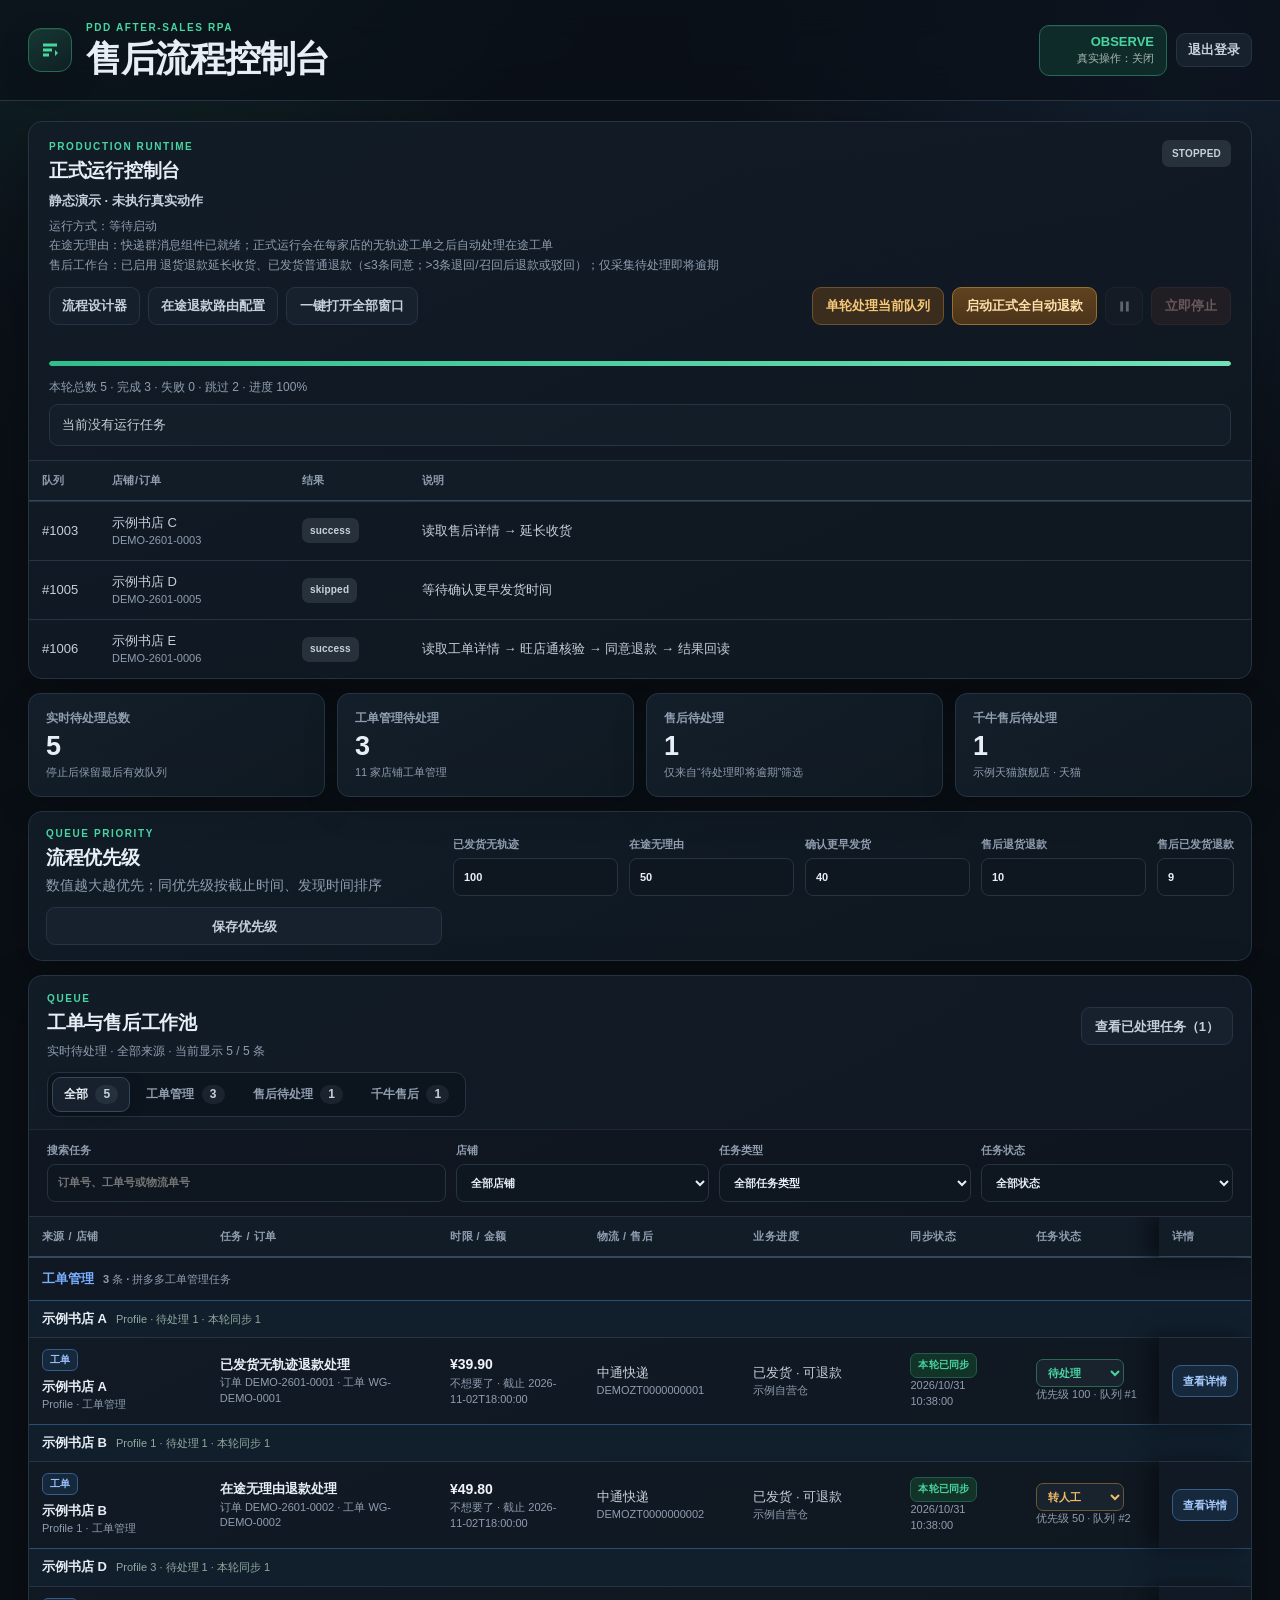
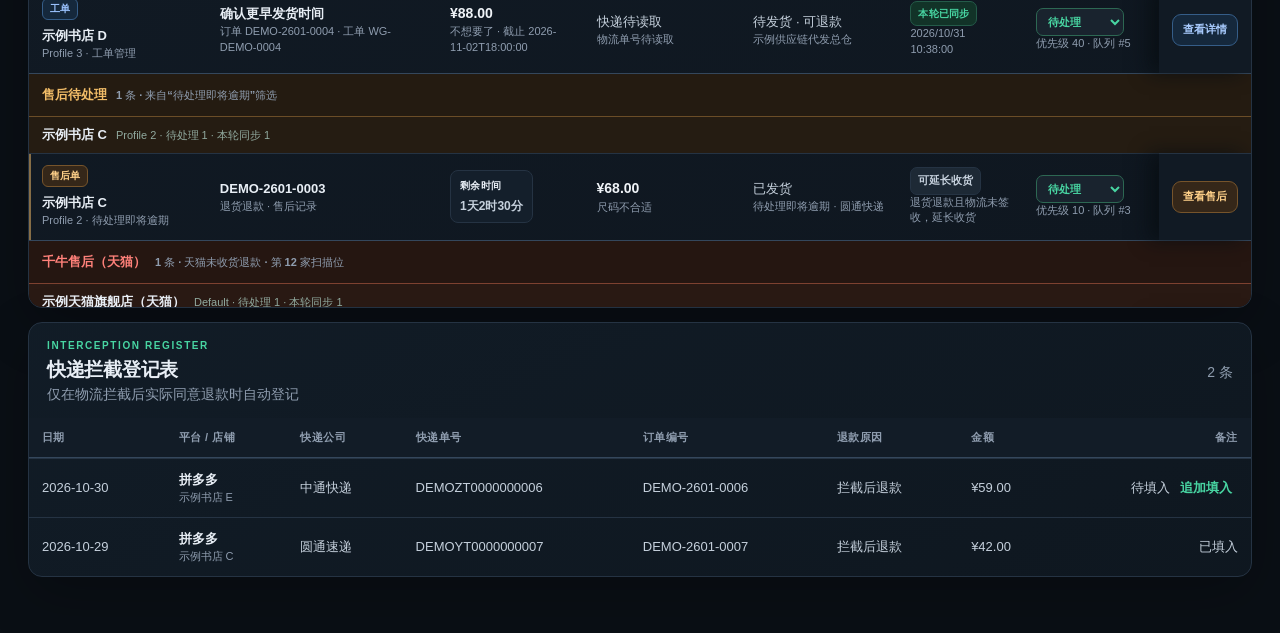
<file: docs/index.html>
<!doctype html>
<html lang="zh-CN">
<head>
  <meta charset="utf-8">
  <meta name="viewport" content="width=device-width, initial-scale=1">
  <meta http-equiv="refresh" content="0; url=app/index.html">
  <title>售后流程控制台 · 静态演示</title>
  <style>html,body{margin:0;min-height:100%;background:#f4f1e9;color:#102321;font-family:system-ui,sans-serif}body{display:grid;place-items:center;min-height:100vh}a{color:#0a6b5f;font-weight:700}</style>
</head>
<body>
  <p>正在进入项目前端演示，若未自动跳转请 <a href="app/index.html">点击这里</a>。</p>
  <script>location.replace("app/index.html" + location.search + location.hash);</script>
</body>
</html>
</file>
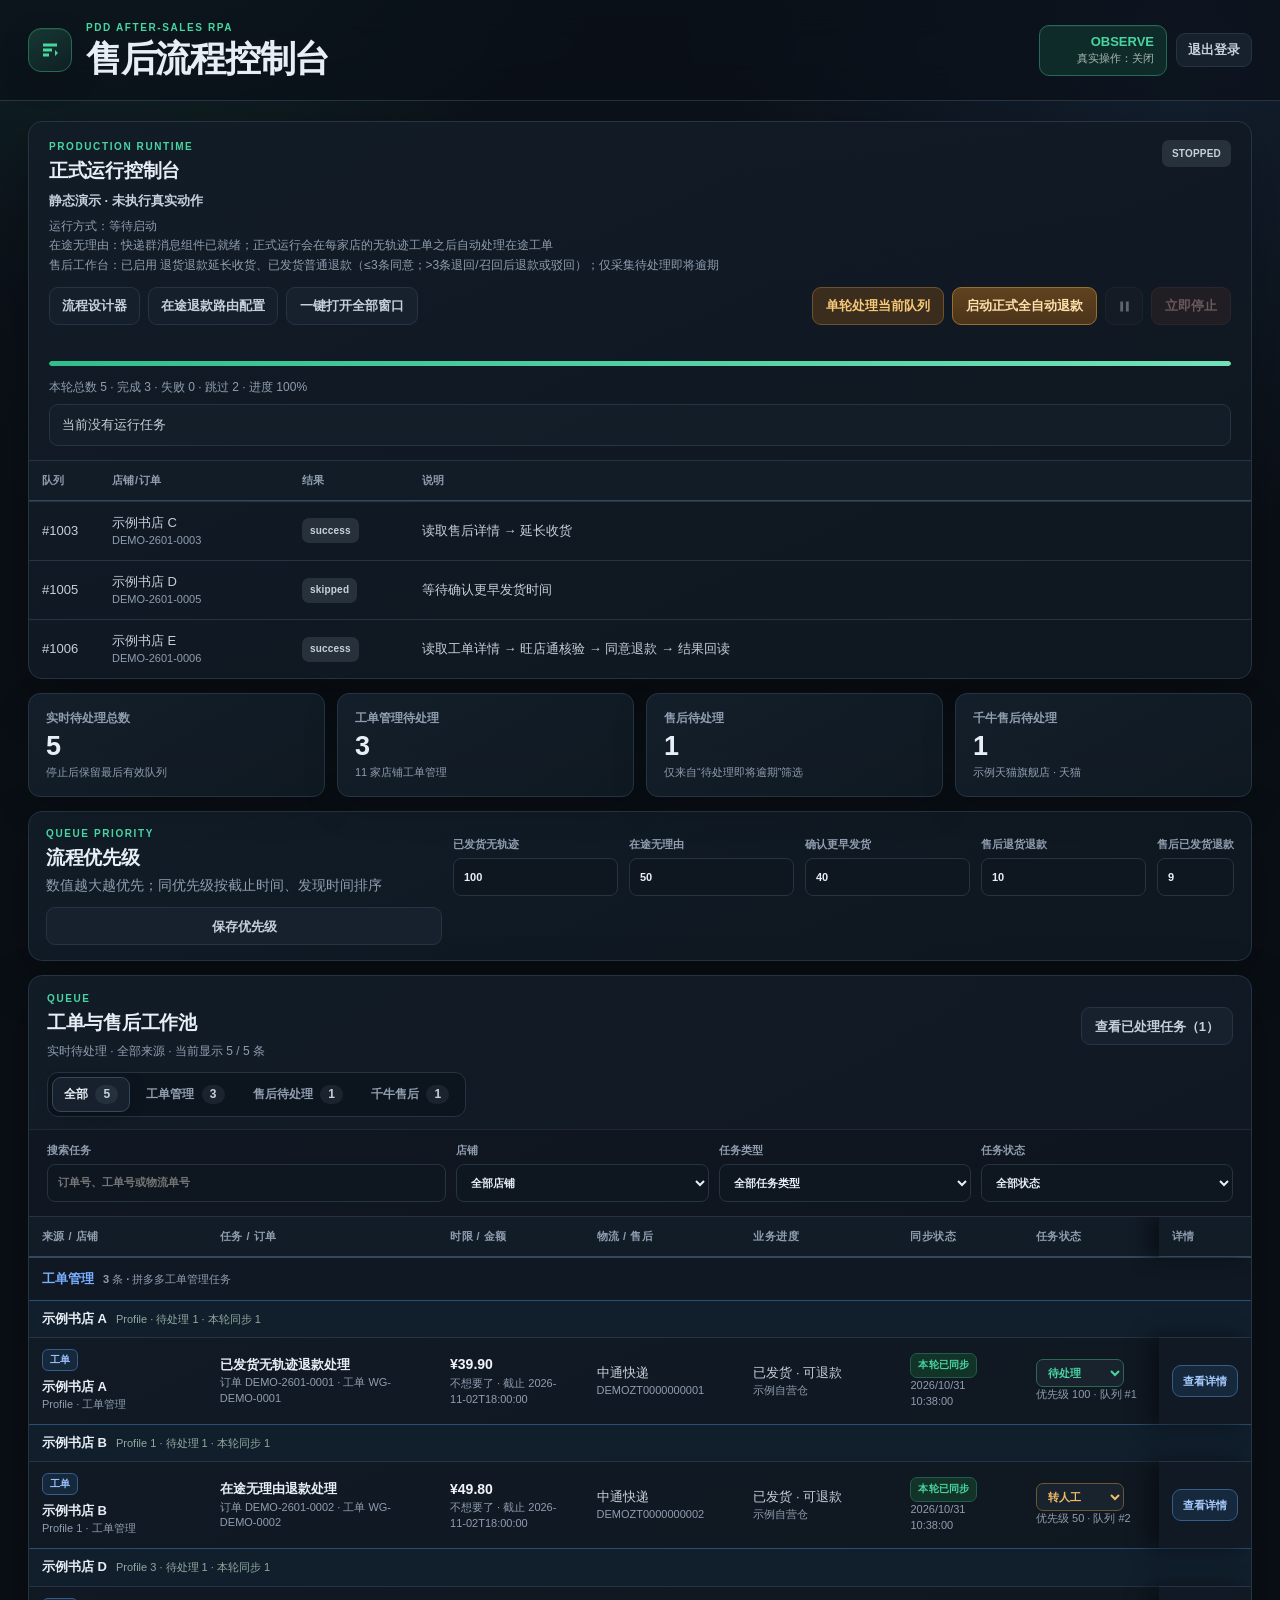
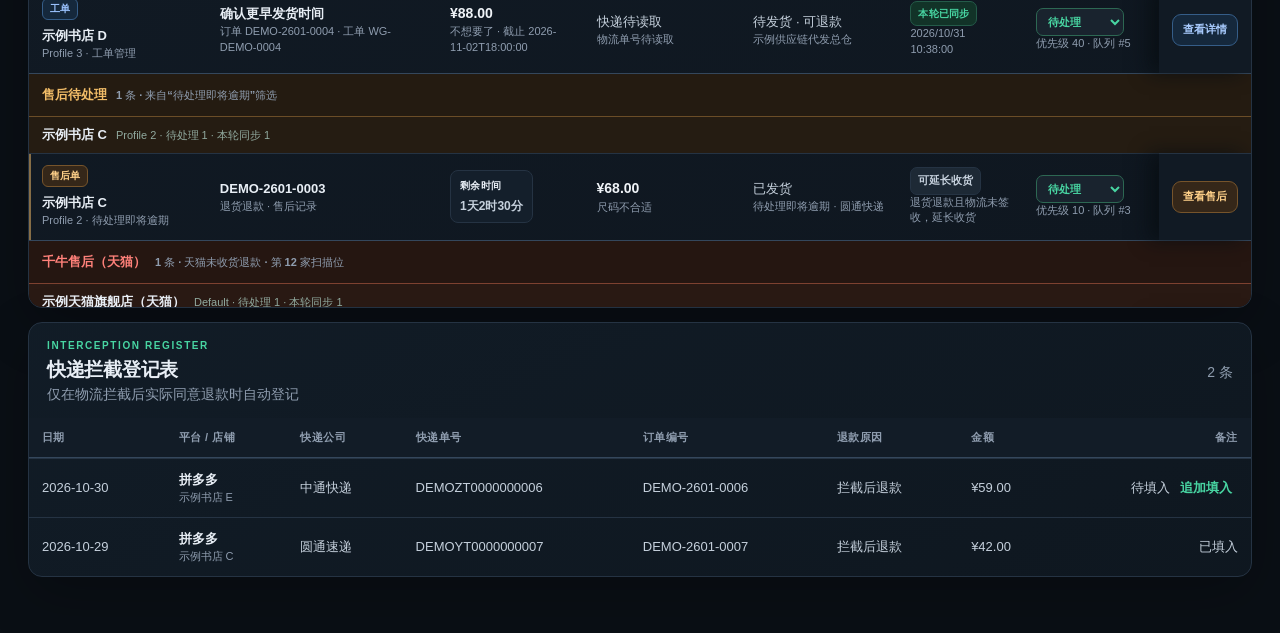
<file: docs/app/index.html>
<!doctype html>
<html lang="zh-CN">
  <head>
    <meta charset="utf-8" />
    <meta name="viewport" content="width=device-width, initial-scale=1" />
    <title>拼多多售后 RPA 控制台</title>
    <link rel="stylesheet" href="styles.css?v=20260824-task-workspace-2" />
    <link rel="icon" href="favicon.svg" type="image/svg+xml" />
    <link rel="stylesheet" href="demo-responsive.css" />
  </head>
  <body>
    <header class="topbar">
      <div class="topbar-inner">
        <div class="brand">
          <span class="brand-mark" aria-hidden="true">
            <svg viewBox="0 0 24 24" focusable="false"><path d="M5 5.5h14v3H5zm0 5h9v3H5zm0 5h6v3H5zM17 12l3 3-3 3z"></path></svg>
          </span>
          <div>
            <p class="eyebrow">PDD AFTER-SALES RPA</p>
            <h1>售后流程控制台</h1>
          </div>
        </div>
        <div class="header-actions">
          <div class="mode" id="mode">正在读取安全状态…</div>
          <form method="post" action="/logout"><button class="secondary compact-button" type="submit">退出登录</button></form>
        </div>
      </div>
    </header>

    <main>
      <section class="panel runtime-panel">
        <div class="runtime-head">
          <div class="runtime-heading">
            <p class="eyebrow">PRODUCTION RUNTIME</p>
            <h2>正式运行控制台</h2>
            <p class="runtime-phase" id="runtime-phase">正在读取运行状态…</p>
            <div class="runtime-meta">
              <p class="sub" id="runtime-loop">运行方式：单轮</p>
              <p class="sub" id="in-transit-readiness">在途无理由：正在读取消息组件状态…</p>
              <p class="sub" id="aftersale-readiness">售后工作台：正在读取新分支状态…</p>
            </div>
          </div>
          <span class="status" id="runtime-state">IDLE</span>
        </div>
        <div class="runtime-actions">
          <div class="action-group action-group-tools">
            <a class="nav-link" href="designer.html">流程设计器</a>
            <a class="nav-link" href="routing.html">在途退款路由配置</a>
            <button id="open-shops" class="secondary">一键打开全部窗口</button>
          </div>
          <div class="action-group action-group-runtime">
            <button id="start-current-queue" class="warning" disabled>单轮处理当前队列</button>
            <button id="start-production" class="warning primary-warning" disabled>启动正式全自动退款</button>
            <button id="runtime-toggle" class="icon-button secondary" type="button" data-action="pause" aria-label="暂停运行" title="暂停运行">
              <svg class="control-icon" viewBox="0 0 24 24" aria-hidden="true" focusable="false"><path id="runtime-toggle-icon" d="M6 5h4v14H6zM14 5h4v14h-4z"></path></svg>
              <span class="sr-only">暂停运行</span>
            </button>
            <button id="runtime-stop" class="danger" title="立即终止当前自动化子进程">立即停止</button>
          </div>
        </div>
        <div class="runtime-toolbar">
          <span id="notice" role="status" aria-live="polite"></span>
        </div>
        <div class="runtime-progress" role="progressbar" aria-label="本轮处理进度" aria-valuemin="0" aria-valuemax="100" aria-valuenow="0"><i id="runtime-progress-bar"></i></div>
        <div class="runtime-summary" id="runtime-summary"></div>
        <div class="runtime-current" id="runtime-current">当前没有运行任务</div>
        <div class="table-wrap runtime-results-wrap">
          <table>
            <thead><tr><th>队列</th><th>店铺/订单</th><th>结果</th><th>说明</th></tr></thead>
            <tbody id="runtime-results"><tr><td colspan="4" class="empty">暂无运行记录</td></tr></tbody>
          </table>
        </div>
      </section>

      <section class="metrics" id="metrics"></section>

      <section class="panel priority-panel">
        <div>
          <p class="eyebrow">QUEUE PRIORITY</p>
          <h2>流程优先级</h2>
          <p class="sub">数值越大越优先；同优先级按截止时间、发现时间排序</p>
        </div>
        <label>已发货无轨迹<input id="priority-shipped" type="number" min="0" max="1000" /></label>
        <label>在途无理由<input id="priority-transit" type="number" min="0" max="1000" /></label>
        <label>确认更早发货<input id="priority-earlier-shipping" type="number" min="0" max="1000" /></label>
        <label>售后退货退款<input id="priority-aftersale-return" type="number" min="0" max="1000" /></label>
        <label>售后已发货退款<input id="priority-aftersale-shipped" type="number" min="0" max="1000" /></label>
        <button id="save-priorities" class="secondary">保存优先级</button>
      </section>

      <section class="layout">
        <article class="panel tasks-panel">
          <div class="section-title">
            <div>
              <p class="eyebrow">QUEUE</p>
              <h2>工单与售后工作池</h2>
              <p class="sub" id="task-view-summary">正在读取实时待处理任务…</p>
            </div>
            <div class="task-view-actions">
              <button id="export-processed" class="secondary" type="button" hidden disabled>导出当前结果</button>
              <button id="toggle-processed" class="secondary">查看已处理任务</button>
            </div>
          </div>
          <div class="task-source-tabs" id="task-source-tabs" role="tablist" aria-label="按任务来源筛选">
            <button class="task-source-tab active" type="button" role="tab" aria-selected="true" data-source="all">
              全部 <span id="task-source-all-count">0</span>
            </button>
            <button class="task-source-tab work-order" type="button" role="tab" aria-selected="false" data-source="work_order">
              工单管理 <span id="task-source-work-order-count">0</span>
            </button>
            <button class="task-source-tab aftersale" type="button" role="tab" aria-selected="false" data-source="aftersale">
              售后待处理 <span id="task-source-aftersale-count">0</span>
            </button>
            <button class="task-source-tab qianniu" type="button" role="tab" aria-selected="false" data-source="qianniu">
              千牛售后 <span id="task-source-qianniu-count">0</span>
            </button>
          </div>
          <div class="task-filter-panel">
            <div id="processed-date-filter" class="processed-date-filter" hidden>
              <label><span>处理开始日期</span><input id="processed-date-from" type="date" /></label>
              <label><span>处理结束日期</span><input id="processed-date-to" type="date" /></label>
              <div class="processed-date-shortcuts" aria-label="已处理时间快捷筛选">
                <button type="button" class="secondary" data-history-days="0">今天</button>
                <button type="button" class="secondary" data-history-days="7">近 7 天</button>
                <button type="button" class="secondary" data-history-days="30">近 30 天</button>
                <button type="button" class="secondary" data-history-days="all">全部时间</button>
              </div>
            </div>
            <label class="task-search-label">
              <span>搜索任务</span>
              <input id="task-search" type="search" autocomplete="off" placeholder="订单号、工单号或物流单号" aria-label="搜索订单号、工单号或物流单号" />
            </label>
            <label>
              <span>店铺</span>
              <select id="task-shop-filter" aria-label="按店铺筛选任务">
                <option value="">全部店铺</option>
              </select>
            </label>
            <label id="task-type-filter-wrap">
              <span>任务类型</span>
              <select id="task-type-filter" aria-label="按任务类型筛选">
                <option value="">全部任务类型</option>
              </select>
            </label>
            <label>
              <span>任务状态</span>
              <select id="task-status-filter" aria-label="按任务状态筛选">
                <option value="">全部状态</option>
                <option value="DISCOVERED">待处理</option>
                <option value="NEED_REVIEW">转人工</option>
                <option value="FAILED">失败</option>
                <option value="COMPLETED">已处理</option>
              </select>
            </label>
            <label id="task-urgency-filter-wrap" hidden>
              <span>售后紧急度</span>
              <select id="task-urgency-filter" aria-label="按售后剩余处理时间筛选">
                <option value="">全部紧急度</option>
                <option value="overdue">已逾期</option>
                <option value="critical">2 小时内</option>
                <option value="warning">6 小时内</option>
                <option value="soon">24 小时内</option>
              </select>
            </label>
          </div>
          <div class="table-wrap">
            <table class="tasks-table">
              <thead id="tasks-head">
                <tr><th>来源 / 店铺</th><th>任务 / 订单</th><th>时限 / 金额</th><th>物流 / 售后</th><th>业务进度</th><th>同步状态</th><th>任务状态</th><th>详情</th></tr>
              </thead>
              <tbody id="tasks"></tbody>
            </table>
          </div>
          <div id="processed-pagination" class="processed-pagination" hidden>
            <button id="processed-prev" type="button" class="secondary">上一页</button>
            <span id="processed-page-summary">第 1 / 1 页</span>
            <button id="processed-next" type="button" class="secondary">下一页</button>
          </div>
        </article>
      </section>

      <div class="detail-backdrop" id="detail-backdrop" hidden></div>
      <aside class="panel detail-panel" id="task-detail-panel" aria-hidden="true" aria-label="任务详情">
        <div class="section-title detail-drawer-title">
          <div><p class="eyebrow">TASK INTELLIGENCE</p><h2>任务详情</h2></div>
          <button id="detail-close" class="icon-button secondary" type="button" aria-label="关闭任务详情" title="关闭任务详情">
            <svg class="control-icon" viewBox="0 0 24 24" aria-hidden="true" focusable="false"><path d="M6.7 5.3 12 10.6l5.3-5.3 1.4 1.4-5.3 5.3 5.3 5.3-1.4 1.4-5.3-5.3-5.3 5.3-1.4-1.4 5.3-5.3-5.3-5.3z"></path></svg>
          </button>
        </div>
        <div id="detail" class="empty">从工作池选择一条任务查看业务摘要、截图证据和处理时间线</div>
      </aside>

      <section class="panel register-panel">
        <div class="section-title">
          <div>
            <p class="eyebrow">INTERCEPTION REGISTER</p>
            <h2>快递拦截登记表</h2>
            <p class="sub">仅在物流拦截后实际同意退款时自动登记</p>
          </div>
          <div class="register-actions">
            <span id="register-count" class="sub">0 条</span>
          </div>
        </div>
        <div class="table-wrap">
          <table class="register-table">
            <thead>
              <tr><th>日期</th><th>平台 / 店铺</th><th>快递公司</th><th>快递单号</th><th>订单编号</th><th>退款原因</th><th>金额</th><th>备注</th></tr>
            </thead>
            <tbody id="interception-registers"><tr><td colspan="8" class="empty">暂无登记记录</td></tr></tbody>
          </table>
        </div>
      </section>

    </main>
    <script src="mock-api.js"></script>
    <script src="app.js?v=20260831-qianniu-console-1"></script>
  </body>
</html>
</file>
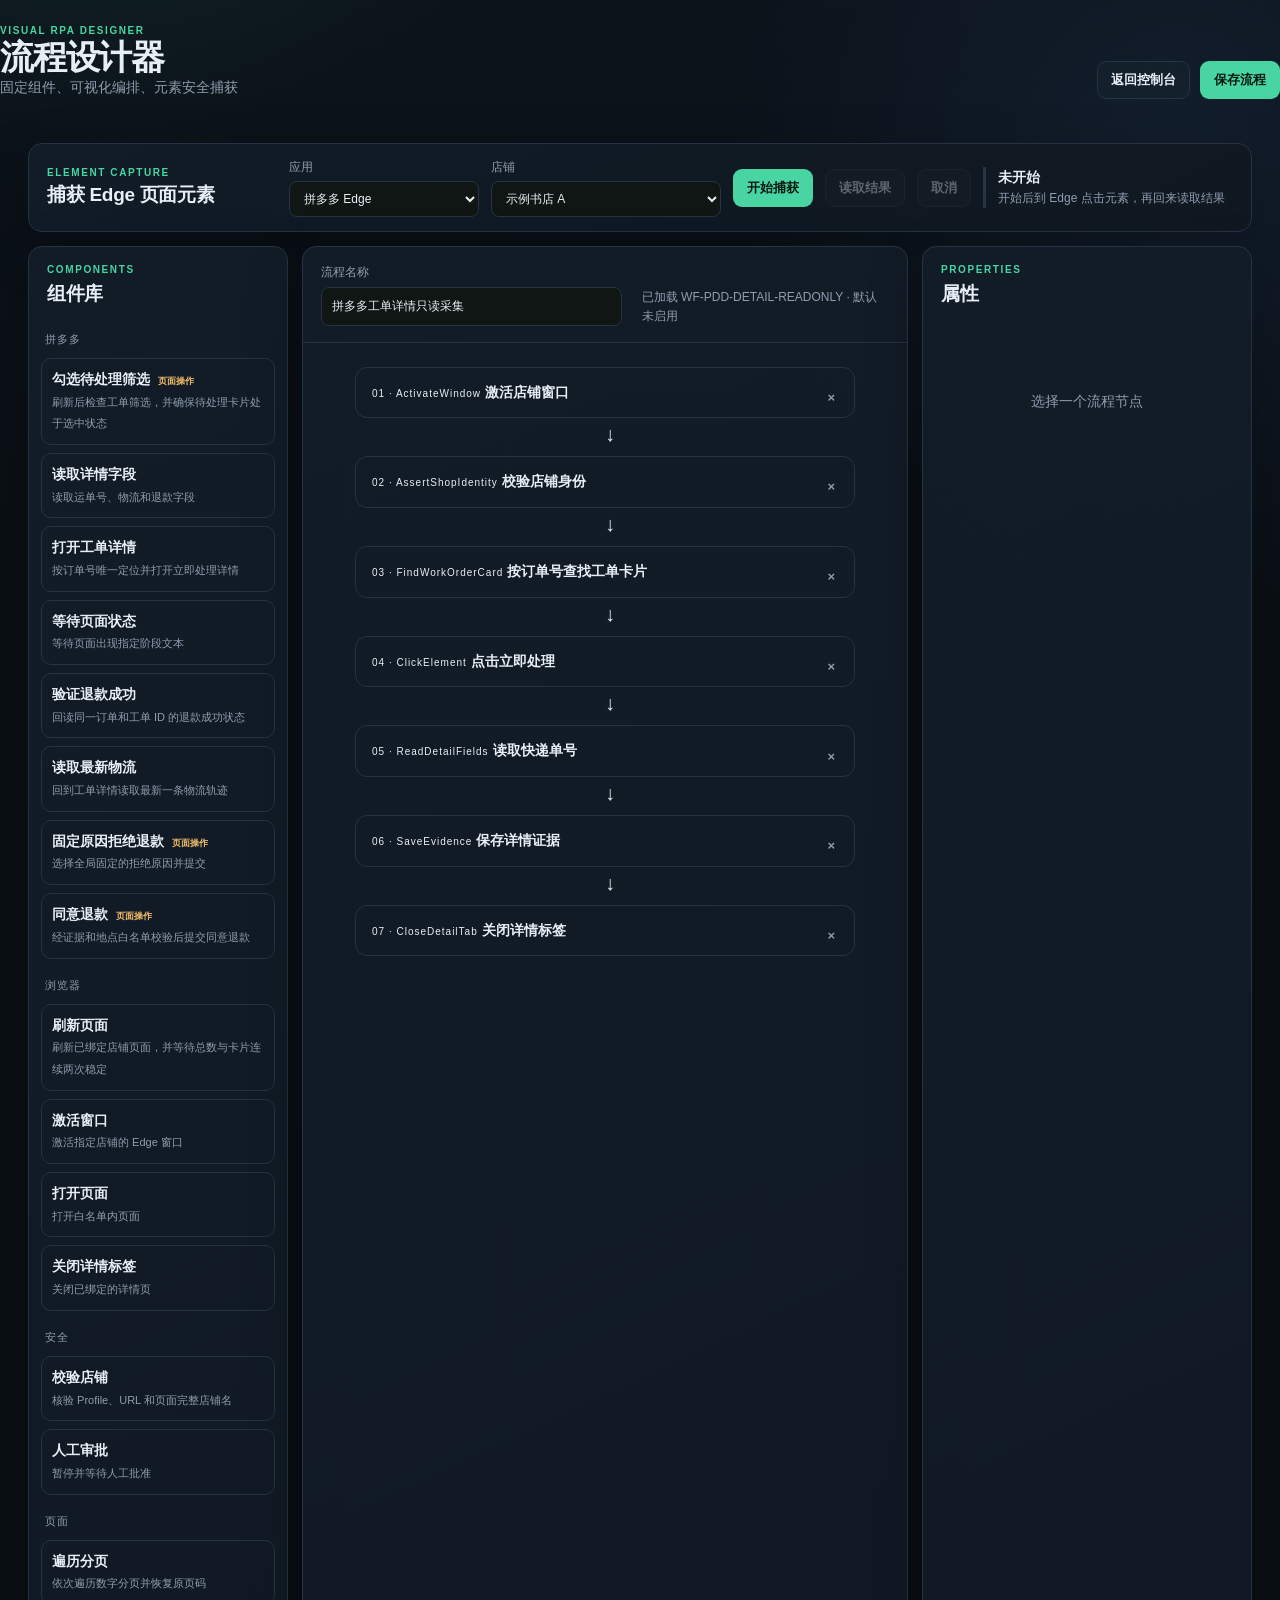
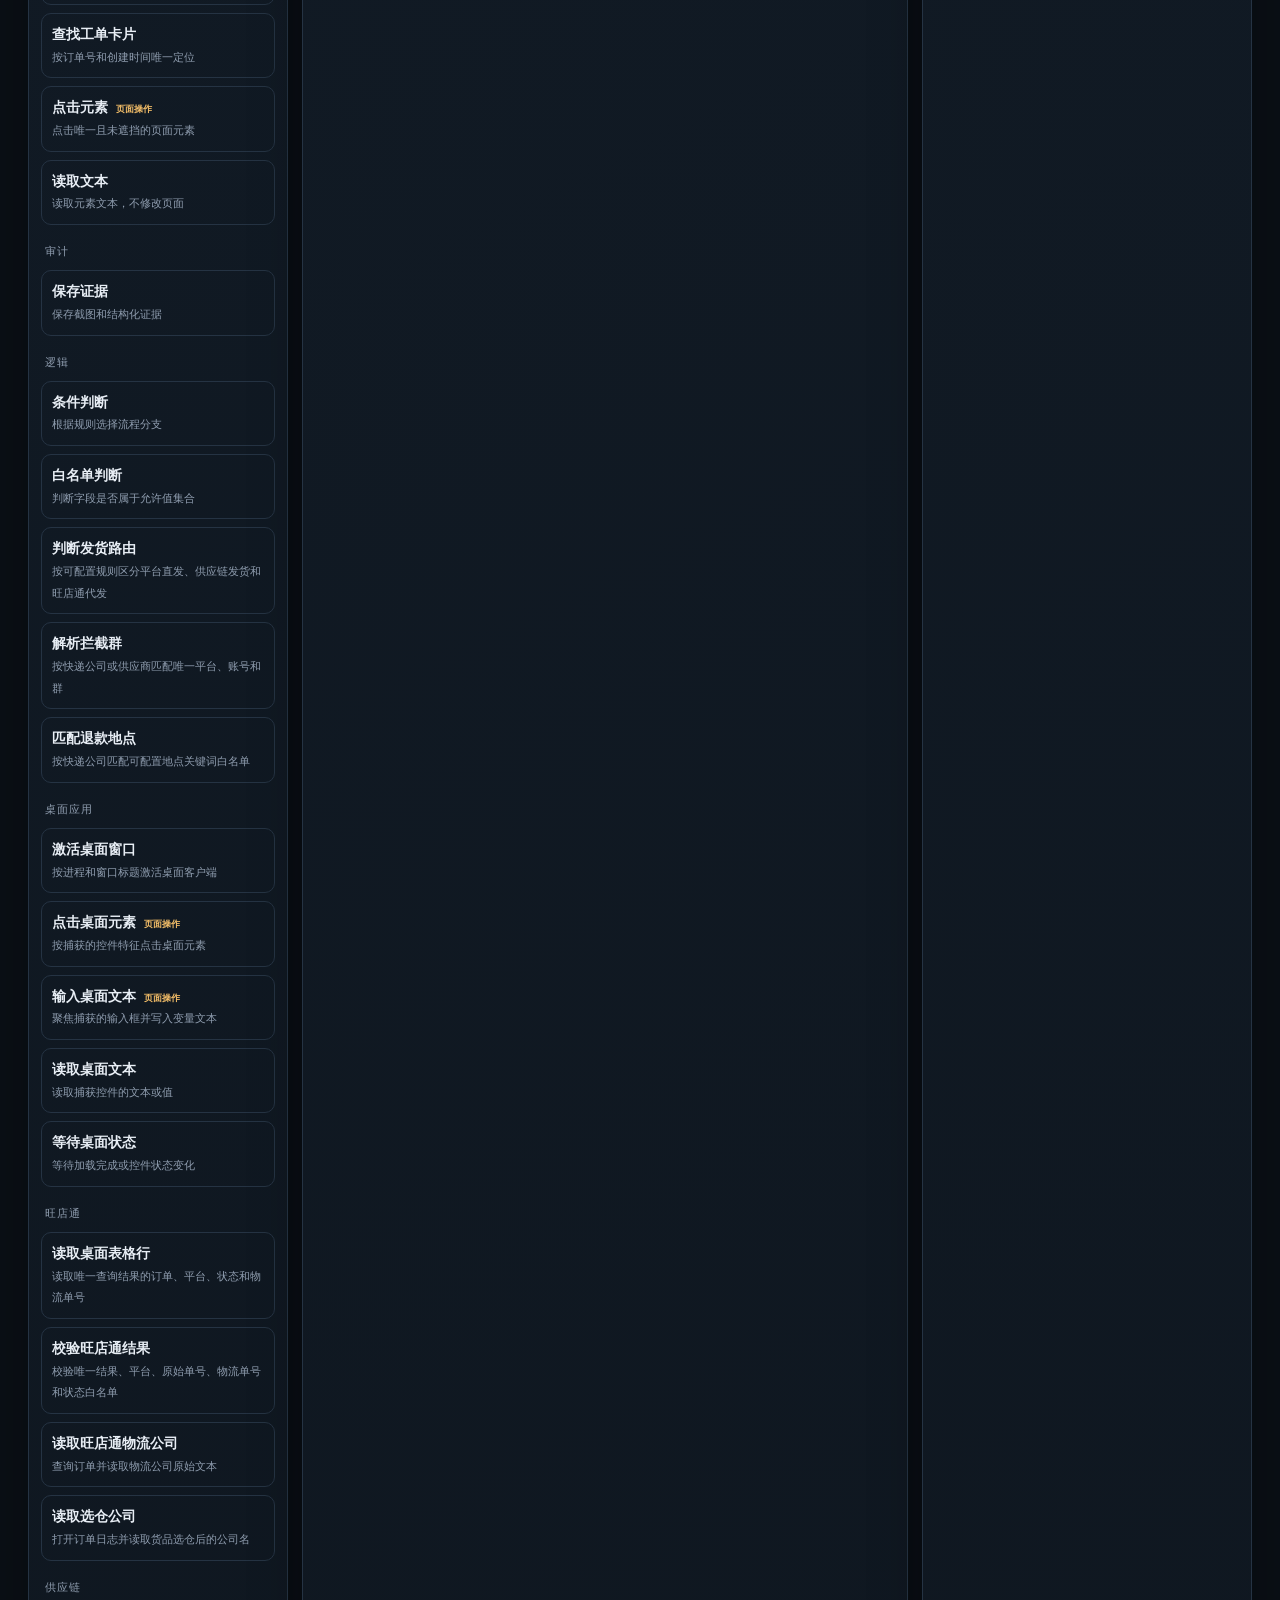
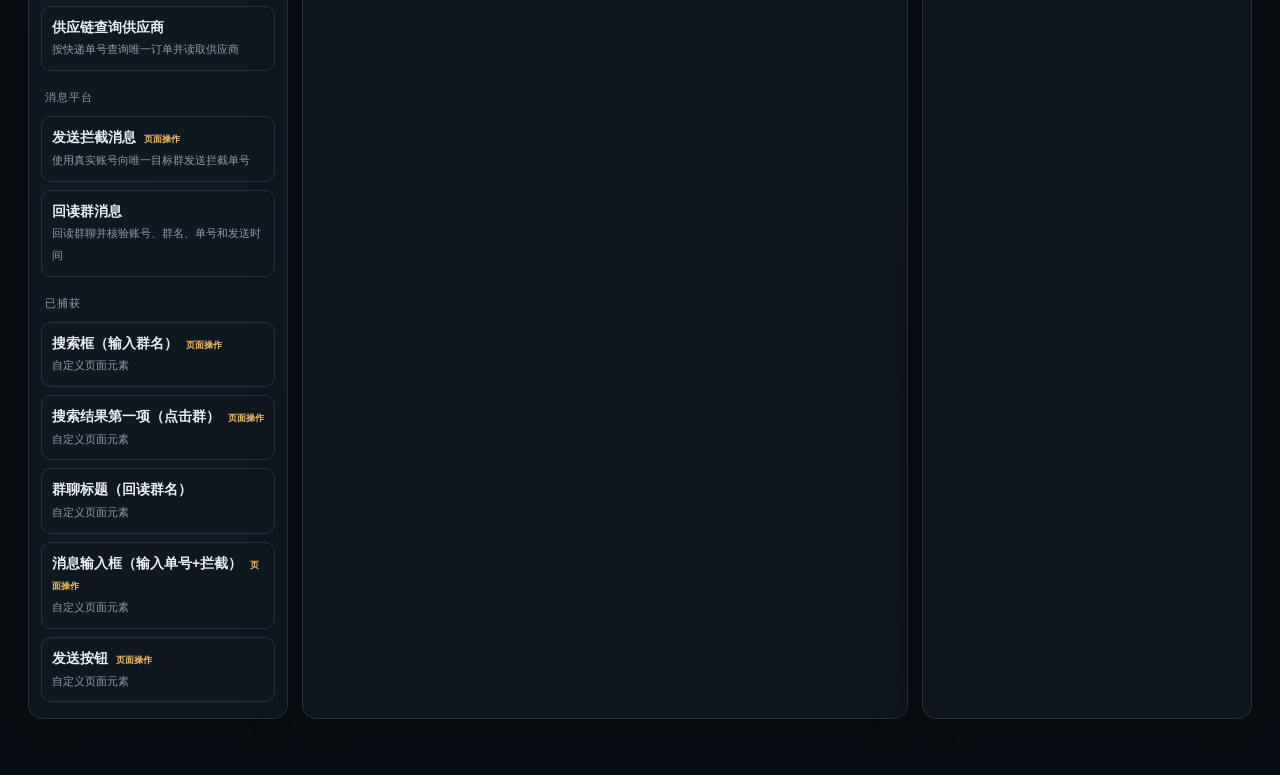
<file: docs/app/designer.html>
<!doctype html>
<html lang="zh-CN">
  <head>
    <meta charset="utf-8" />
    <meta name="viewport" content="width=device-width, initial-scale=1" />
    <title>RPA 流程设计器</title>
    <link rel="stylesheet" href="styles.css" />
    <link rel="stylesheet" href="designer.css" />
    <link rel="icon" href="favicon.svg" type="image/svg+xml" />
    <link rel="stylesheet" href="demo-responsive.css" />
  </head>
  <body>
    <header class="designer-header">
      <div>
        <p class="eyebrow">VISUAL RPA DESIGNER</p>
        <h1>流程设计器</h1>
        <p class="sub">固定组件、可视化编排、元素安全捕获</p>
      </div>
      <nav class="header-actions">
        <a class="nav-link" href="index.html">返回控制台</a>
        <button id="save-workflow">保存流程</button>
      </nav>
    </header>

    <main class="designer-main">
      <section class="capture-bar panel">
        <div>
          <p class="eyebrow">ELEMENT CAPTURE</p>
          <h2>捕获 Edge 页面元素</h2>
        </div>
        <label>应用
          <select id="capture-application">
            <option value="edge">拼多多 Edge</option>
            <option value="desktop-wdt">旺店通ERP旗舰版</option>
            <option value="desktop-wecom">企业微信快递群</option>
            <option value="desktop-wechat">微信快递群</option>
          </select>
        </label>
        <label id="capture-role-wrap" class="hidden">消息组件角色
          <select id="capture-role"></select>
        </label>
        <label>店铺
          <select id="shop">
            <option value="shop_01">示例书店 A</option>
            <option value="shop_02">示例书店 B</option>
            <option value="shop_03">示例书店 C</option>
          </select>
        </label>
        <button id="start-capture">开始捕获</button>
        <button id="read-capture" class="secondary" disabled>读取结果</button>
        <button id="cancel-capture" class="secondary" disabled>取消</button>
        <div id="capture-state" class="capture-state idle">
          <b>未开始</b><span>开始后到 Edge 点击元素，再回来读取结果</span>
        </div>
      </section>

      <section class="designer-grid">
        <aside class="panel library-panel">
          <div class="section-title"><div><p class="eyebrow">COMPONENTS</p><h2>组件库</h2></div></div>
          <div id="catalog" class="catalog"></div>
        </aside>

        <article class="panel canvas-panel">
          <div class="canvas-toolbar">
            <label>流程名称<input id="workflow-name" value="拼多多工单详情采集" /></label>
            <span id="save-state">尚未保存</span>
          </div>
          <div id="canvas" class="workflow-canvas">
            <div id="empty-canvas" class="canvas-empty">从左侧拖入组件，或点击组件添加</div>
          </div>
        </article>

        <aside class="panel property-panel">
          <div class="section-title"><div><p class="eyebrow">PROPERTIES</p><h2>属性</h2></div></div>
          <div id="properties" class="properties empty-property">选择一个流程节点</div>
          <section id="capture-result" class="capture-result hidden">
            <p class="eyebrow">CAPTURED</p>
            <h3>已捕获元素</h3>
            <dl>
              <dt>文本</dt><dd id="captured-text">-</dd>
              <dt>选择器</dt><dd id="captured-selector">-</dd>
            </dl>
            <label>组件名称<input id="capture-name" /></label>
            <label>操作类型
              <select id="capture-type">
                <option value="ClickElement">点击元素</option>
                <option value="ReadText">读取文本</option>
              </select>
            </label>
            <button id="save-capture">保存并加入流程</button>
          </section>
        </aside>
      </section>
    </main>
    <script src="mock-api.js"></script>
    <script src="designer.js"></script>
  </body>
</html>
</file>
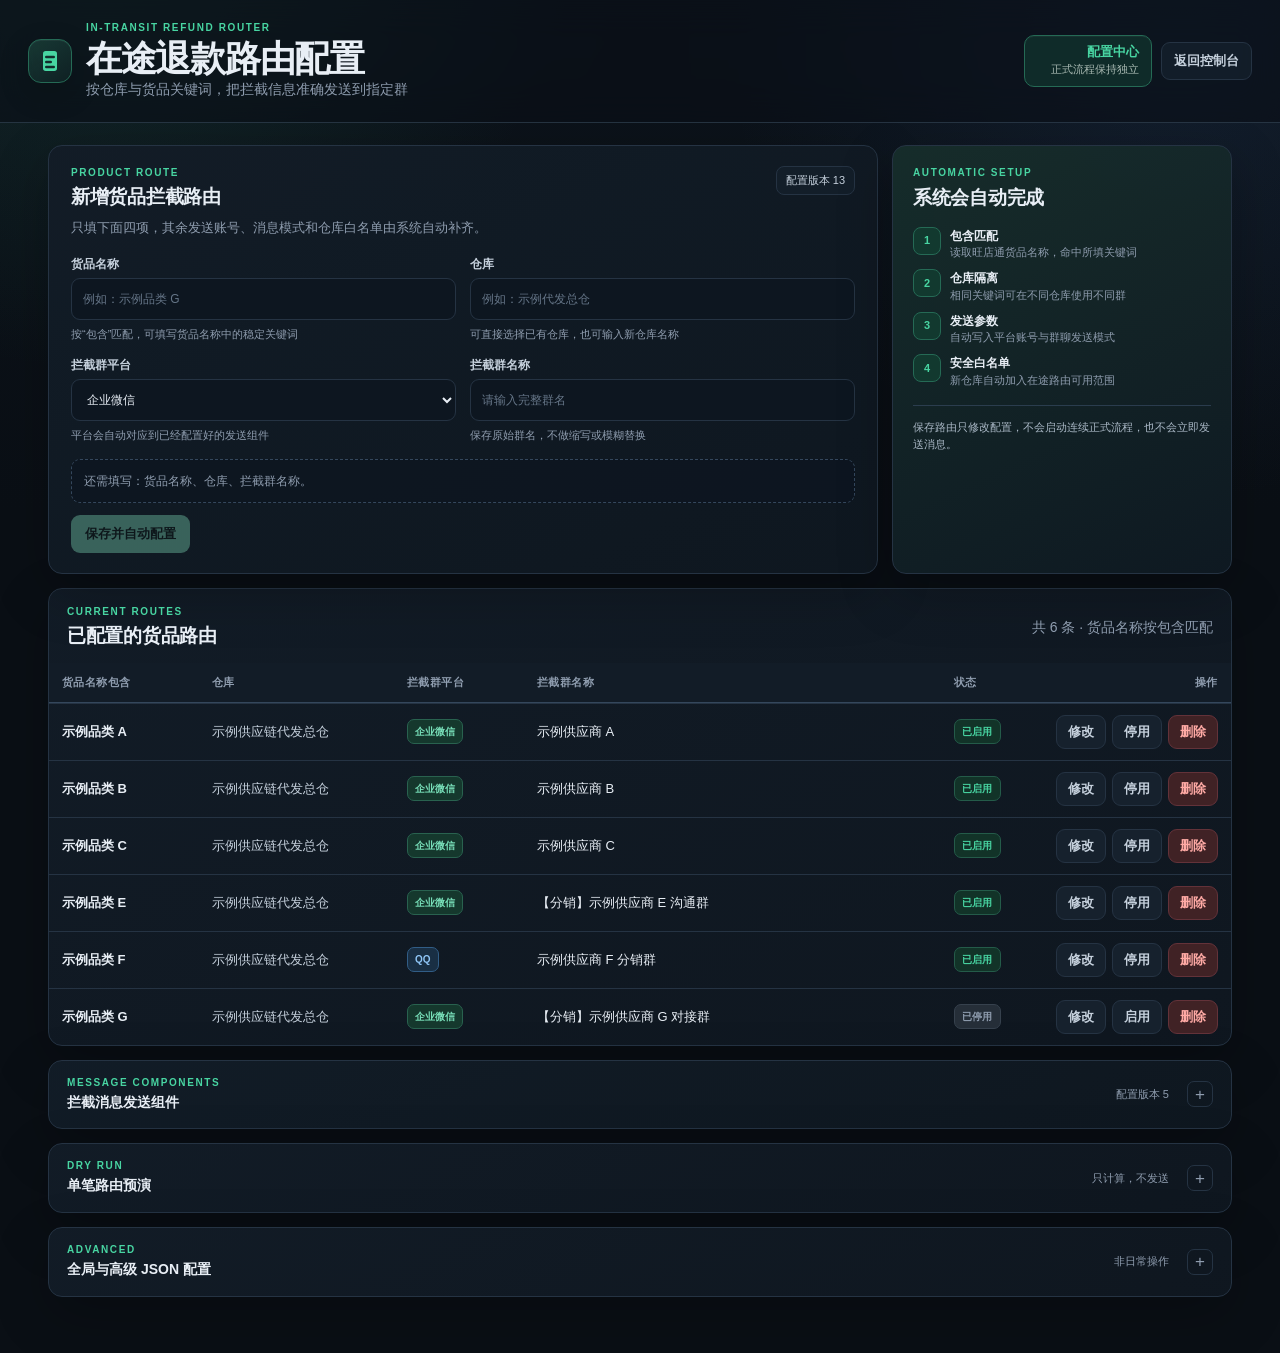
<file: docs/app/routing.html>
<!doctype html>
<html lang="zh-CN">
<head>
  <meta charset="utf-8" />
  <meta name="viewport" content="width=device-width, initial-scale=1" />
  <title>在途退款路由配置</title>
  <link rel="stylesheet" href="styles.css?v=20260828-1" />
  <link rel="stylesheet" href="routing.css?v=20260828-1" />
  <link rel="icon" href="favicon.svg" type="image/svg+xml" />
    <link rel="stylesheet" href="demo-responsive.css" />
  </head>
<body>
  <header class="topbar">
    <div class="topbar-inner">
      <div class="brand">
        <span class="brand-mark" aria-hidden="true">
          <svg viewBox="0 0 24 24"><path d="M5 4.75A2.75 2.75 0 0 1 7.75 2h8.5A2.75 2.75 0 0 1 19 4.75v14.5A2.75 2.75 0 0 1 16.25 22h-8.5A2.75 2.75 0 0 1 5 19.25V4.75Zm3.25 2A1.25 1.25 0 1 0 8.25 9.25h7.5a1.25 1.25 0 1 0 0-2.5h-7.5Zm0 5A1.25 1.25 0 1 0 8.25 14.25h4.5a1.25 1.25 0 1 0 0-2.5h-4.5Zm0 5A1.25 1.25 0 1 0 8.25 19.25h7.5a1.25 1.25 0 1 0 0-2.5h-7.5Z"/></svg>
        </span>
        <div>
          <p class="eyebrow">IN-TRANSIT REFUND ROUTER</p>
          <h1>在途退款路由配置</h1>
          <p class="sub">按仓库与货品关键词，把拦截信息准确发送到指定群</p>
        </div>
      </div>
      <div class="header-actions">
        <span class="mode"><b>配置中心</b><span>正式流程保持独立</span></span>
        <a class="nav-link" href="index.html">返回控制台</a>
      </div>
    </div>
  </header>

  <main class="routing-shell">
    <section class="route-layout" aria-labelledby="route-builder-title">
      <article class="panel route-builder-panel">
        <div class="section-title route-section-title">
          <div>
            <p class="eyebrow">PRODUCT ROUTE</p>
            <h2 id="route-builder-title">新增货品拦截路由</h2>
            <p class="section-description">只填下面四项，其余发送账号、消息模式和仓库白名单由系统自动补齐。</p>
          </div>
          <span id="version" class="version-badge">正在读取…</span>
        </div>

        <form id="route-form" class="route-form" novalidate>
          <div class="route-form-grid">
            <label for="route-keyword">
              <span>货品名称</span>
              <input id="route-keyword" autocomplete="off" required placeholder="例如：示例品类 G" />
              <small>按“包含”匹配，可填写货品名称中的稳定关键词</small>
            </label>
            <label for="route-warehouse">
              <span>仓库</span>
              <input id="route-warehouse" list="warehouse-options" autocomplete="off" required placeholder="例如：示例代发总仓" />
              <datalist id="warehouse-options"></datalist>
              <small>可直接选择已有仓库，也可输入新仓库名称</small>
            </label>
            <label for="route-platform">
              <span>拦截群平台</span>
              <select id="route-platform" required>
                <option value="wecom">企业微信</option>
                <option value="wechat">微信</option>
                <option value="qq">QQ</option>
                <option value="yto">圆通客户管家</option>
              </select>
              <small>平台会自动对应到已经配置好的发送组件</small>
            </label>
            <label for="route-group-name">
              <span>拦截群名称</span>
              <input id="route-group-name" autocomplete="off" required placeholder="请输入完整群名" />
              <small>保存原始群名，不做缩写或模糊替换</small>
            </label>
          </div>

          <div id="route-summary" class="route-summary" aria-live="polite">填写四项后，这里会显示最终匹配关系。</div>
          <div class="actions route-form-actions">
            <button id="save-route" type="submit" disabled>保存并自动配置</button>
            <button id="cancel-route" type="button" class="secondary" hidden>取消修改</button>
            <span id="route-notice" class="inline-notice" role="status" aria-live="polite"></span>
          </div>
        </form>
      </article>

      <aside class="panel route-guide" aria-label="自动配置说明">
        <p class="eyebrow">AUTOMATIC SETUP</p>
        <h2>系统会自动完成</h2>
        <ol>
          <li><b>包含匹配</b><span>读取旺店通货品名称，命中所填关键词</span></li>
          <li><b>仓库隔离</b><span>相同关键词可在不同仓库使用不同群</span></li>
          <li><b>发送参数</b><span>自动写入平台账号与群聊发送模式</span></li>
          <li><b>安全白名单</b><span>新仓库自动加入在途路由可用范围</span></li>
        </ol>
        <p class="guide-note">保存路由只修改配置，不会启动连续正式流程，也不会立即发送消息。</p>
      </aside>
    </section>

    <section class="panel route-list-panel" aria-labelledby="route-list-title">
      <div class="section-title">
        <div><p class="eyebrow">CURRENT ROUTES</p><h2 id="route-list-title">已配置的货品路由</h2></div>
        <span id="route-count">正在读取…</span>
      </div>
      <div class="table-wrap route-table-wrap">
        <table class="route-table">
          <thead><tr><th>货品名称包含</th><th>仓库</th><th>拦截群平台</th><th>拦截群名称</th><th>状态</th><th>操作</th></tr></thead>
          <tbody id="route-list"><tr><td colspan="6" class="empty">正在读取路由配置…</td></tr></tbody>
        </table>
      </div>
    </section>

    <details class="panel collapsible-panel" id="message-settings">
      <summary><span><span class="eyebrow">MESSAGE COMPONENTS</span><b>拦截消息发送组件</b></span><span id="message-version">正在读取…</span></summary>
      <div class="collapsible-content">
        <p class="hint">企业微信、微信、QQ 使用已捕获的桌面组件；圆通客户管家使用独立浏览器配置。只读预检不会输入或发送消息。</p>
        <div id="message-readiness" class="message-readiness">正在读取消息组件状态…</div>
        <div class="actions message-actions">
          <label class="message-switch"><input id="message-enabled" type="checkbox" /> 允许真实拦截消息发送</label>
          <a class="nav-link" href="designer.html">打开流程设计器</a>
          <button id="save-message" type="button" class="secondary" disabled>保存发送开关</button>
          <span id="message-notice" class="inline-notice" role="status" aria-live="polite"></span>
        </div>
        <div class="form-grid message-preflight">
          <label for="message-preflight-platform"><span>平台</span><select id="message-preflight-platform"><option value="wecom">企业微信</option><option value="wechat">微信</option><option value="qq">QQ</option><option value="yto">圆通客户管家</option></select></label>
          <label for="message-preflight-group"><span>群或会话名称</span><input id="message-preflight-group" placeholder="例如：【快递】示例团队&中通对接群" /></label>
        </div>
        <div class="actions"><button id="message-preflight" type="button" class="secondary">只读验证群定位</button><span id="message-preflight-notice" class="inline-notice" role="status" aria-live="polite"></span></div>
      </div>
    </details>

    <details class="panel collapsible-panel" id="routing-preview-panel">
      <summary><span><span class="eyebrow">DRY RUN</span><b>单笔路由预演</b></span><span>只计算，不发送</span></summary>
      <div class="collapsible-content">
        <div class="form-grid preview-grid">
          <label for="p-warehouse"><span>旺店通仓库</span><input id="p-warehouse" list="warehouse-options" placeholder="示例代发总仓" /></label>
          <label for="p-products"><span>旺店通货品名称</span><textarea id="p-products" rows="2" placeholder="多个货品请换行填写"></textarea></label>
          <label for="p-wdt"><span>旺店通物流公司</span><input id="p-wdt" placeholder="中通-拼多多" /></label>
          <label for="p-carrier"><span>快递公司</span><input id="p-carrier" placeholder="中通" /></label>
          <label for="p-tracking"><span>快递单号</span><input id="p-tracking" /></label>
          <label for="p-logistics"><span>拼多多最新物流</span><input id="p-logistics" placeholder="已到达某地" /></label>
          <label for="p-jst"><span>聚水潭供应商</span><input id="p-jst" /></label>
          <label for="p-wdt-company"><span>旺店通选仓公司</span><input id="p-wdt-company" /></label>
        </div>
        <div class="actions"><button id="preview" type="button">开始预演</button><span id="preview-notice" class="inline-notice"></span></div>
        <pre id="result">等待预演</pre>
      </div>
    </details>

    <details class="panel collapsible-panel advanced-panel" id="advanced-settings">
      <summary><span><span class="eyebrow">ADVANCED</span><b>全局与高级 JSON 配置</b></span><span>非日常操作</span></summary>
      <div class="collapsible-content">
        <p class="advanced-warning">日常新增货品路由请使用页面顶部四字段表单。这里保留快递、供应商、地点白名单和分类规则的完整高级配置。</p>
        <div class="form-grid global-grid">
          <label for="message-template"><span>拦截消息模板</span><input id="message-template" placeholder="{tracking_no}+拦截" /></label>
          <label for="reject-option"><span>固定拒绝原因</span><select id="reject-option"><option value="">请选择捕获后的固定选项</option></select></label>
          <label class="wide" for="reject-explanation"><span>拒绝说明模板</span><input id="reject-explanation" /></label>
        </div>
        <div class="config-grid">
          <article class="editor"><h3>快递公司 → 群</h3><p>carrier、aliases、platform、account_alias、group_name</p><textarea id="carrier-groups" spellcheck="false"></textarea></article>
          <article class="editor"><h3>供应商 → 群</h3><p>supplier、aliases、platform、account_alias、group_name</p><textarea id="supplier-groups" spellcheck="false"></textarea></article>
          <article class="editor"><h3>快递公司 → 可退款地点</h3><p>carrier、aliases、keywords</p><textarea id="location-whitelists" spellcheck="false"></textarea></article>
          <article class="editor"><h3>物流公司分类规则</h3><p>支持 exact、contains、regex，高优先级优先</p><textarea id="classification-rules" spellcheck="false"></textarea></article>
        </div>
        <div class="actions advanced-actions"><button id="save" type="button" class="secondary" disabled>校验并保存高级配置</button><span id="notice" class="inline-notice" role="status" aria-live="polite"></span></div>
      </div>
    </details>
  </main>
  <script src="mock-api.js"></script>
    <script src="routing.js?v=20260828-1"></script>
</body>
</html>
</file>
<file: docs/app/styles.css>
:root {
  color-scheme: dark;
  --bg: #0a0f15;
  --bg-soft: #0f1620;
  --panel: #111a24;
  --panel-raised: #16212d;
  --panel-soft: #131e29;
  --line: #253343;
  --line-strong: #34475c;
  --text: #e8eef5;
  --text-soft: #c5d0dc;
  --muted: #8f9daf;
  --accent: #48d5a2;
  --accent-soft: #12392f;
  --accent-line: #256a55;
  --blue: #78adff;
  --amber: #f2bd68;
  --red: #ff817a;
  --red-soft: #402225;
  --shadow: 0 18px 55px rgba(0, 0, 0, .24);
}

* { box-sizing: border-box; }
html { min-width: 320px; background: var(--bg); }
body {
  margin: 0;
  overflow-x: hidden;
  background:
    radial-gradient(circle at 8% -8%, rgba(44, 130, 103, .22), transparent 30rem),
    radial-gradient(circle at 92% 4%, rgba(60, 102, 164, .14), transparent 28rem),
    linear-gradient(180deg, #0c131b 0, var(--bg) 32rem);
  color: var(--text);
  font-family: ui-sans-serif, -apple-system, BlinkMacSystemFont, "Segoe UI", "Microsoft YaHei UI", "PingFang SC", "Noto Sans CJK SC", sans-serif;
  font-size: 14px;
  font-weight: 400;
  line-height: 1.55;
  text-rendering: optimizeLegibility;
  -webkit-font-smoothing: antialiased;
}
body.detail-drawer-open { overflow: hidden; }

button, input, select, textarea { font: inherit; }
button, a, input, select { -webkit-tap-highlight-color: transparent; }
h1, h2, h3, p { margin: 0; }
h1 { font-size: clamp(27px, 3vw, 36px); font-weight: 720; letter-spacing: -.035em; line-height: 1.15; }
h2 { font-size: 19px; font-weight: 680; letter-spacing: -.015em; }
h3 { font-size: 15px; }

.topbar { border-bottom: 1px solid rgba(68, 88, 109, .48); background: rgba(10, 16, 23, .62); backdrop-filter: blur(18px); }
.topbar-inner { width: min(1480px, 100%); margin: 0 auto; padding: 21px 28px; display: flex; justify-content: space-between; align-items: center; gap: 24px; }
.brand { display: flex; align-items: center; gap: 14px; min-width: 0; }
.brand-mark { width: 44px; height: 44px; flex: 0 0 44px; display: grid; place-items: center; border: 1px solid var(--accent-line); border-radius: 13px; background: linear-gradient(145deg, rgba(72, 213, 162, .18), rgba(72, 213, 162, .06)); box-shadow: inset 0 1px rgba(255, 255, 255, .05), 0 10px 30px rgba(0, 0, 0, .18); }
.brand-mark svg { width: 24px; height: 24px; fill: var(--accent); }
.eyebrow { color: var(--accent); font-size: 10px; font-weight: 750; letter-spacing: .16em; line-height: 1.4; text-transform: uppercase; }
.brand .eyebrow { margin-bottom: 3px; }
.header-actions { display: flex; align-items: center; gap: 9px; flex: 0 0 auto; }
.header-actions form { margin: 0; }
.mode { min-width: 128px; padding: 8px 12px; display: grid; text-align: right; border: 1px solid var(--accent-line); border-radius: 10px; background: rgba(18, 57, 47, .66); box-shadow: inset 0 1px rgba(255,255,255,.035); }
.mode b { color: var(--accent); font-size: 13px; line-height: 1.25; }
.mode span { color: #a9b9b2; font-size: 11px; }

main { width: min(1480px, 100%); margin: 0 auto; padding: 20px 28px 56px; }
.panel { min-width: 0; border: 1px solid var(--line); border-radius: 14px; background: linear-gradient(155deg, rgba(18, 28, 39, .96), rgba(15, 23, 32, .96)); box-shadow: var(--shadow); }
.sub, small, .section-title span { color: var(--muted); }

button {
  min-height: 38px;
  border: 1px solid transparent;
  border-radius: 9px;
  padding: 8px 13px;
  background: var(--accent);
  color: #071711;
  font-size: 13px;
  font-weight: 680;
  line-height: 1.2;
  cursor: pointer;
  transition: border-color .16s ease, background .16s ease, color .16s ease, transform .16s ease, opacity .16s ease;
}
button:hover:not(:disabled), .nav-link:hover { transform: translateY(-1px); }
button:focus-visible, a:focus-visible, input:focus-visible, select:focus-visible { outline: 2px solid rgba(120, 173, 255, .9); outline-offset: 2px; }
button:disabled { cursor: not-allowed; opacity: .42; filter: saturate(.6); }
button.secondary { border-color: var(--line); background: var(--panel-raised); color: var(--text-soft); }
button.secondary:hover:not(:disabled) { border-color: var(--line-strong); background: #1a2937; color: var(--text); }
button.danger { border-color: #633239; background: var(--red-soft); color: #ffaaa5; }
button.danger:hover:not(:disabled) { border-color: #87434b; background: #4a2529; }
button.warning { border-color: #70522a; background: #3a2d1d; color: #f7c878; }
button.warning:hover:not(:disabled) { border-color: #97703a; background: #463622; color: #ffdaa0; }
button.primary-warning { border-color: #9a6d31; background: linear-gradient(180deg, #60431f, #4b341a); color: #ffe1aa; }
button.link { min-height: 30px; border: 0; background: transparent; color: var(--accent); padding: 5px 6px; }
a.link { color: var(--accent); font-weight: 620; text-decoration: none; }
a.link:hover { color: #76e4bd; text-decoration: underline; text-underline-offset: 3px; }
a.link:visited { color: #8fd8c1; }
.compact-button { min-height: 34px; padding: 7px 11px; }
.nav-link { min-height: 38px; display: inline-flex; align-items: center; border: 1px solid var(--line); border-radius: 9px; padding: 8px 12px; background: rgba(22, 33, 45, .76); color: var(--text-soft); font-size: 13px; font-weight: 620; line-height: 1.2; text-decoration: none; white-space: nowrap; transition: .16s ease; }
.nav-link:hover { border-color: var(--line-strong); background: #1a2937; color: var(--text); }

#notice { margin-left: auto; font-size: 12px; font-weight: 620; }
#notice.error { color: var(--red); }
#notice.ok { color: var(--accent); }

.runtime-panel { margin-bottom: 14px; overflow: hidden; }
.runtime-head { padding: 18px 20px 13px; display: flex; justify-content: space-between; align-items: flex-start; gap: 20px; }
.runtime-heading { min-width: 0; }
.runtime-heading h2 { margin: 2px 0 5px; }
.runtime-phase { color: var(--text-soft); font-size: 13px; font-weight: 600; }
.runtime-meta { margin-top: 7px; display: grid; gap: 2px; }
.runtime-meta .sub { font-size: 12px; line-height: 1.45; }
.runtime-actions { padding: 0 20px 14px; display: flex; align-items: center; justify-content: space-between; gap: 12px; flex-wrap: wrap; }
.action-group { display: flex; align-items: center; gap: 8px; flex-wrap: wrap; }
.action-group-runtime { margin-left: auto; justify-content: flex-end; }
.runtime-toolbar { min-height: 22px; padding: 0 20px 9px; display: flex; align-items: center; gap: 12px; }
.runtime-toolbar #notice { margin-left: 0; }
.icon-button { width: 38px; height: 38px; min-height: 38px; padding: 0; display: inline-grid; place-items: center; }
.control-icon { width: 17px; height: 17px; fill: currentColor; }
.sr-only { position: absolute; width: 1px; height: 1px; padding: 0; margin: -1px; overflow: hidden; clip: rect(0, 0, 0, 0); white-space: nowrap; border: 0; }
.runtime-progress { height: 5px; margin: 0 20px 12px; overflow: hidden; border: 0; border-radius: 99px; background: #091017; }
.runtime-progress i { display: block; height: 100%; width: 0; border-radius: inherit; background: linear-gradient(90deg, #2fbf8a, #72e1b8); box-shadow: 0 0 18px rgba(72, 213, 162, .3); transition: width .25s ease; }
.runtime-summary { padding: 0 20px 7px; color: var(--muted); font-size: 12px; font-variant-numeric: tabular-nums; }
.runtime-current { margin: 0 20px 14px; padding: 10px 12px; border: 1px solid var(--line); border-radius: 9px; background: rgba(19, 30, 41, .9); color: var(--text-soft); font-size: 13px; }
.runtime-results-wrap { max-width: 100%; max-height: 228px; overflow: auto; border-top: 1px solid var(--line); }
.runtime-results-wrap table { min-width: 760px; table-layout: fixed; }
.runtime-results-wrap th:nth-child(1) { width: 70px; }
.runtime-results-wrap th:nth-child(2) { width: 190px; }
.runtime-results-wrap th:nth-child(3) { width: 120px; }
.runtime-results-wrap td { word-break: break-word; }
.runtime-results-wrap .empty { padding: 24px !important; }

.metrics { margin: 14px 0; display: grid; grid-template-columns: repeat(4, minmax(0, 1fr)); gap: 12px; }
.metric { min-width: 0; padding: 15px 17px; display: grid; border: 1px solid var(--line); border-radius: 12px; background: linear-gradient(150deg, rgba(20, 31, 43, .95), rgba(16, 25, 34, .95)); box-shadow: 0 12px 35px rgba(0,0,0,.15); }
.metric span, .metric small { color: var(--muted); }
.metric span { font-size: 12px; font-weight: 600; }
.metric strong { margin: 2px 0 0; color: var(--text); font-size: 27px; font-weight: 700; line-height: 1.2; font-variant-numeric: tabular-nums; }
.metric small { margin-top: 2px; font-size: 11px; }

.priority-panel { margin-bottom: 14px; padding: 15px 17px; display: grid; grid-template-columns: minmax(210px, 1.2fr) repeat(4, minmax(100px, .5fr)) auto; gap: 11px; align-items: end; }
.priority-panel > div:first-child { align-self: center; }
.priority-panel h2 { margin: 2px 0; }
.priority-panel label { min-width: 0; display: grid; gap: 5px; color: var(--muted); font-size: 11px; font-weight: 650; }
.priority-panel input, .task-filter-panel select, .task-filter-panel input { width: 100%; min-height: 38px; border: 1px solid var(--line); border-radius: 8px; padding: 8px 10px; background: #0e1720; color: var(--text); }
.priority-panel input { min-height: 38px; font-variant-numeric: tabular-nums; }
.priority-panel input:hover, .task-filter-panel select:hover, .task-filter-panel input:hover { border-color: var(--line-strong); }

.layout { min-width: 0; display: block; }
.tasks-panel { min-width: 0; overflow: hidden; }
.section-title { padding: 16px 18px 12px; display: flex; justify-content: space-between; align-items: center; gap: 14px; }
.section-title h2 { margin-top: 2px; }
.section-title #task-view-summary { margin-top: 4px; font-size: 12px; }
.task-view-actions { display: flex; align-items: center; gap: 8px; flex-wrap: wrap; justify-content: flex-end; }
.task-source-tabs { margin: 0 18px 12px; padding: 4px; display: inline-flex; align-items: center; gap: 4px; border: 1px solid var(--line); border-radius: 11px; background: #0c141d; }
.task-source-tab { min-height: 34px; padding: 7px 11px; border-color: transparent; background: transparent; color: var(--muted); font-size: 12px; }
.task-source-tab span { min-width: 23px; margin-left: 4px; display: inline-grid; place-items: center; padding: 2px 6px; border-radius: 99px; background: rgba(143, 157, 175, .12); color: var(--text-soft); font-variant-numeric: tabular-nums; }
.task-source-tab:hover:not(:disabled) { transform: none; background: rgba(255, 255, 255, .035); color: var(--text); }
.task-source-tab.active { border-color: var(--line-strong); background: var(--panel-raised); color: var(--text); box-shadow: 0 4px 16px rgba(0, 0, 0, .18); }
.task-source-tab.work-order.active { border-color: #355d88; color: #9bc3ff; }
.task-source-tab.aftersale.active { border-color: #75552d; color: #ffd28c; }
.task-source-tab.qianniu.active { border-color: #8a4633; color: #ffab94; }
.task-filter-panel { padding: 12px 18px 14px; display: flex; align-items: end; gap: 10px; flex-wrap: wrap; border-top: 1px solid rgba(37, 51, 67, .72); border-bottom: 1px solid var(--line); background: rgba(10, 16, 23, .3); }
.task-filter-panel label { min-width: 165px; flex: 1 1 165px; display: grid; gap: 5px; color: var(--muted); font-size: 11px; font-weight: 650; }
.processed-date-filter { flex: 1 1 100%; display: flex; align-items: end; gap: 9px; flex-wrap: wrap; padding-bottom: 10px; border-bottom: 1px solid var(--line); }
.processed-date-filter[hidden] { display: none; }
.processed-date-shortcuts { display: flex; gap: 6px; flex-wrap: wrap; }
.processed-date-shortcuts button { min-height: 34px; padding: 7px 10px; }
.processed-pagination { padding: 12px 16px 15px; display: flex; justify-content: center; align-items: center; gap: 12px; border-top: 1px solid var(--line); }
.processed-pagination[hidden] { display: none; }
.processed-pagination span { color: var(--muted); font-size: 11px; font-variant-numeric: tabular-nums; }
.processed-pagination button:disabled { opacity: .45; cursor: not-allowed; }
.task-filter-panel .task-search-label { flex: 1.6 1 260px; min-width: 240px; }
.task-filter-panel input[type="search"]::-webkit-search-cancel-button { filter: invert(.75); }
.task-filter-panel label[hidden], [hidden] { display: none !important; }

.table-wrap { min-width: 0; max-width: 100%; overflow: auto; scrollbar-width: thin; scrollbar-color: #3a4b5c #101821; }
.tasks-panel > .table-wrap { max-height: 690px; }
table { width: 100%; border-collapse: separate; border-spacing: 0; }
.tasks-table { min-width: 1080px; table-layout: fixed; }
.tasks-table th:nth-child(1) { width: 17%; }
.tasks-table th:nth-child(2) { width: 22%; }
.tasks-table th:nth-child(3) { width: 14%; }
.tasks-table th:nth-child(4) { width: 15%; }
.tasks-table th:nth-child(5) { width: 15%; }
.tasks-table th:nth-child(6) { width: 12%; }
.tasks-table th:nth-child(7) { width: 13%; }
.tasks-table th:nth-child(8) { width: 92px; }
.tasks-table th:last-child { position: sticky; right: 0; z-index: 5; background: #121c27; box-shadow: -10px 0 18px rgba(7, 12, 17, .78); }
.tasks-table tbody tr:not(.shop-divider):not(.source-divider) td:last-child { position: sticky; right: 0; z-index: 2; background: #111a24; box-shadow: -10px 0 18px rgba(7, 12, 17, .72); }
.tasks-table tbody tr:not(.shop-divider):not(.source-divider):hover td:last-child { background: #172633; }
.tasks-table tbody tr.task-selected td:last-child { background: #17352e; }
th, td { padding: 11px 13px; border-top: 1px solid var(--line); text-align: left; vertical-align: middle; }
th { position: sticky; top: 0; z-index: 3; border-top: 0; border-bottom: 1px solid var(--line-strong); background: #121c27; color: var(--muted); font-size: 11px; font-weight: 700; letter-spacing: .045em; text-transform: uppercase; white-space: nowrap; }
tbody tr:not(.shop-divider):not(.source-divider):hover td { background: rgba(29, 45, 59, .48); }
tbody tr.task-selected td { background: rgba(35, 83, 70, .42); box-shadow: inset 0 1px rgba(72, 213, 162, .24), inset 0 -1px rgba(72, 213, 162, .16); }
tbody tr.task-selected td:first-child { box-shadow: inset 3px 0 var(--accent), inset 0 1px rgba(72, 213, 162, .24), inset 0 -1px rgba(72, 213, 162, .16); }
td { color: var(--text-soft); font-size: 13px; }
td b { color: var(--text); font-weight: 650; }
td small { max-width: 260px; display: block; overflow: hidden; color: var(--muted); font-size: 11px; line-height: 1.45; text-overflow: ellipsis; }
.tasks-table td:nth-child(2), .tasks-table td:nth-child(3), .tasks-table td:nth-child(4),
.register-table td:nth-child(1), .register-table td:nth-child(3), .register-table td:nth-child(4), .register-table td:nth-child(6) { font-variant-numeric: tabular-nums; }
.source-divider td { padding: 11px 13px; border-top: 1px solid var(--line-strong); background: #101923; }
.source-divider b { margin-right: 9px; color: var(--blue); }
.source-divider span { color: var(--muted); font-size: 11px; font-weight: 550; }
.source-divider.aftersale td { background: #241b11; }
.source-divider.aftersale b { color: var(--amber); }
.source-divider.qianniu td { background: #251611; }
.source-divider.qianniu b { color: var(--red); }
.shop-divider td { padding: 8px 13px; border-top: 1px solid var(--accent-line); background: #10241f; color: var(--accent); font-weight: 680; }
.shop-divider.work_order td { border-top-color: #294f76; background: #111f2d; color: #8ebcff; }
.shop-divider.aftersale td { border-top-color: #6b4d27; background: #251c12; color: #f2bd68; }
.shop-divider.qianniu td { border-top-color: #7d4130; background: #2a1a14; color: #ffb39c; }
.shop-divider small { display: inline; margin-left: 9px; color: #91aa9f; font-weight: 500; }
.task-row td:first-child > b { margin-top: 6px; display: block; }
.task-row.aftersale td:first-child { box-shadow: inset 2px 0 rgba(242, 189, 104, .52); }
.task-row.qianniu td:first-child { box-shadow: inset 2px 0 rgba(255, 129, 122, .55); }
.task-source-badge { min-height: 22px; display: inline-flex; align-items: center; padding: 3px 7px; border: 1px solid #355d88; border-radius: 6px; background: #15283c; color: #9bc3ff; font-size: 10px; font-weight: 760; line-height: 1; white-space: nowrap; }
.task-source-badge.aftersale { border-color: #76542b; background: #352719; color: #ffd18a; }
.task-source-badge.qianniu { border-color: #874431; background: #38201a; color: #ffa78e; }
.task-source-badge.compact { min-height: 20px; padding: 2px 6px; }
.money { color: #f0f4f8; font-size: 14px; font-variant-numeric: tabular-nums; }
.task-urgency { max-width: 145px; display: inline-grid; gap: 3px; padding: 7px 9px; border: 1px solid var(--line); border-radius: 8px; background: rgba(22, 33, 45, .8); font-variant-numeric: tabular-nums; }
.task-urgency b { font-size: 10px; letter-spacing: .03em; }
.task-urgency span { color: var(--text-soft); font-size: 12px; font-weight: 680; }
.task-urgency.soon { border-color: #675632; background: #30291b; }
.task-urgency.soon b, .task-urgency.warning b { color: var(--amber); }
.task-urgency.warning { border-color: #8a5c2c; background: #3b2819; }
.task-urgency.critical, .task-urgency.overdue { border-color: #8a3f46; background: #452328; }
.task-urgency.critical b, .task-urgency.overdue b { color: #ffaaa5; }
.task-outcome { display: inline-flex; align-items: center; padding: 4px 7px; border: 1px solid var(--line); border-radius: 7px; background: #1d2935; color: var(--text-soft); font-size: 11px; font-weight: 700; }
.task-outcome.done { border-color: #2d6853; background: #14362c; color: var(--accent); }
.task-outcome.manual { border-color: #74552d; background: #362a1d; color: var(--amber); }
.task-outcome.stale { border-color: #806033; background: #3b2c1b; color: #ffd28c; }
.task-row.source-stale td { background: rgba(63, 48, 27, .22); }
.task-row.source-stale td:first-child { box-shadow: inset 3px 0 #d9a755; }
.task-detail-button { min-height: 32px; width: 100%; padding: 6px 9px; border-color: #355d88; background: #15283c; color: #a9ccff; font-size: 11px; }
.task-detail-button.aftersale { border-color: #76542b; background: #352719; color: #ffd18a; }
.task-detail-button.qianniu { border-color: #874431; background: #38201a; color: #ffab93; }
.task-detail-button:hover:not(:disabled) { border-color: var(--accent-line); background: #173a31; color: #8aebc8; }

.status { display: inline-flex; align-items: center; min-height: 25px; padding: 3px 7px; border: 1px solid transparent; border-radius: 7px; background: #27313c; color: #c7d0da; font-size: 10px; font-weight: 720; line-height: 1; letter-spacing: .02em; white-space: nowrap; }
.status.need_review, .status.wait_approval, .status.wait_rule_match { border-color: #604c2d; background: #352b1e; color: var(--amber); }
.status.ready, .status.completed, .status.enabled, .status.discovered { border-color: #245b49; background: #123328; color: var(--accent); }
.status.failed, .status.data_conflict { border-color: #64343a; background: #3c2226; color: var(--red); }
.status.rejected, .status.disabled { border-color: #36414d; background: #252e38; color: var(--muted); }
.status.stale { border-color: #73562e; background: #392b1c; color: var(--amber); }
#runtime-state { min-height: 27px; padding-inline: 9px; font-size: 10px; }
.task-state-select { min-width: 88px; border: 1px solid var(--line); border-radius: 7px; padding: 6px 7px; background: #19232e; color: var(--text-soft); font-size: 11px; font-weight: 650; cursor: pointer; }
.task-state-select.need_review { border-color: #6c5733; color: var(--amber); }
.task-state-select.completed, .task-state-select.discovered { border-color: #2d6853; color: var(--accent); }
.task-state-select.failed { border-color: #6c383e; color: var(--red); }
.task-state-select:disabled { cursor: wait; opacity: .55; }

.detail-backdrop { position: fixed; inset: 0; z-index: 80; background: rgba(3, 8, 12, .58); backdrop-filter: blur(3px); }
.detail-panel { position: fixed; top: 16px; right: 16px; z-index: 90; width: min(600px, calc(100vw - 32px)); height: calc(100vh - 32px); min-width: 0; overflow: auto; overscroll-behavior: contain; opacity: 0; pointer-events: none; transform: translateX(calc(100% + 34px)); transition: transform .24s ease, opacity .18s ease; box-shadow: -26px 0 75px rgba(0, 0, 0, .42); }
.detail-panel.is-open { opacity: 1; pointer-events: auto; transform: translateX(0); }
.detail-drawer-title { position: sticky; top: 0; z-index: 8; padding: 15px 18px; border-bottom: 1px solid var(--line); background: rgba(17, 26, 36, .96); backdrop-filter: blur(15px); }
.detail-drawer-title .icon-button { width: 34px; height: 34px; min-height: 34px; }
#detail { padding: 16px 18px 28px; }
.empty { color: var(--muted); text-align: center; padding: 58px 18px !important; }
.detail-loading { min-height: 240px; display: grid; place-items: center; align-content: center; gap: 12px; color: var(--muted); }
.loading-spinner { width: 30px; height: 30px; border: 3px solid var(--line); border-top-color: var(--accent); border-radius: 50%; animation: detail-spin .8s linear infinite; }
@keyframes detail-spin { to { transform: rotate(360deg); } }
.detail-error { margin: 8px 0; padding: 15px; border: 1px solid #6c383e; border-radius: 10px; background: var(--red-soft); color: var(--red); }
.detail-error p { margin-top: 5px; color: #e8b5b2; }
.detail-summary-card { position: relative; overflow: hidden; padding: 16px; border: 1px solid #355d88; border-radius: 12px; background: linear-gradient(145deg, rgba(25, 50, 75, .82), rgba(18, 29, 40, .94)); }
.detail-summary-card::after { content: ""; position: absolute; width: 180px; height: 180px; top: -115px; right: -70px; border-radius: 50%; background: rgba(120, 173, 255, .09); }
.detail-summary-card.aftersale { border-color: #76542b; background: linear-gradient(145deg, rgba(58, 41, 23, .86), rgba(24, 29, 34, .96)); }
.detail-summary-card.aftersale::after { background: rgba(242, 189, 104, .1); }
.detail-summary-card.qianniu { border-color: #874431; background: linear-gradient(145deg, rgba(64, 35, 27, .88), rgba(26, 23, 22, .96)); }
.detail-summary-card.qianniu::after { background: rgba(255, 129, 122, .11); }
.detail-summary-tags { position: relative; z-index: 1; display: flex; align-items: center; gap: 7px; }
.detail-summary-card h3 { position: relative; z-index: 1; margin-top: 11px; color: var(--text); font-size: 20px; }
.detail-summary-card > p { position: relative; z-index: 1; margin-top: 3px; color: var(--muted); }
.detail-order-number { position: relative; z-index: 1; margin-top: 14px; padding: 10px 11px; display: grid; gap: 2px; border: 1px solid rgba(255,255,255,.07); border-radius: 8px; background: rgba(5, 12, 18, .32); }
.detail-order-number span { color: var(--muted); font-size: 10px; font-weight: 700; letter-spacing: .06em; }
.detail-order-number b { color: var(--text); font-size: 14px; font-variant-numeric: tabular-nums; word-break: break-all; }
.detail-summary-meta { position: relative; z-index: 1; margin-top: 10px; display: flex; gap: 7px; flex-wrap: wrap; color: var(--muted); font-size: 10px; }
.detail-summary-meta span { padding: 3px 6px; border-radius: 5px; background: rgba(0,0,0,.18); }
.source-stale-alert { margin-top: 9px; padding: 10px 11px; display: grid; grid-template-columns: auto minmax(0, 1fr); align-items: baseline; gap: 2px 8px; border: 1px solid #73562e; border-radius: 9px; background: #35291b; }
.source-stale-alert b { color: #ffd28c; font-size: 11px; }
.source-stale-alert span { color: var(--amber); font-size: 11px; font-weight: 650; }
.source-stale-alert small { grid-column: 1 / -1; color: #ad9a7c; font-size: 9px; line-height: 1.45; }
.detail-section { margin-top: 16px; padding-top: 14px; border-top: 1px solid var(--line); }
.detail-section-head { margin-bottom: 10px; display: flex; align-items: baseline; justify-content: space-between; gap: 12px; }
.detail-section-head h3 { color: var(--text); font-size: 14px; }
.detail-section-head span { color: var(--muted); font-size: 10px; }
.detail-facts { margin: 0; display: grid; grid-template-columns: repeat(2, minmax(0, 1fr)); gap: 8px; }
.detail-fact { min-width: 0; padding: 10px 11px; border: 1px solid var(--line); border-radius: 9px; background: rgba(18, 29, 40, .76); }
.detail-fact.emphasis { border-color: #52613c; background: rgba(43, 49, 29, .58); }
.detail-fact dt { padding: 0; border: 0; color: var(--muted); font-size: 10px; font-weight: 650; }
.detail-fact dd { margin: 3px 0 0; padding: 0; border: 0; color: var(--text-soft); font-size: 12px; font-weight: 620; line-height: 1.45; word-break: break-word; }
.detail-fact.emphasis dd { color: #f2ddae; font-size: 13px; }
.detail-callout { margin-top: 8px; padding: 11px; border-left: 3px solid var(--blue); border-radius: 7px; background: rgba(21, 40, 60, .6); }
.detail-callout span { color: #9bc3ff; font-size: 10px; font-weight: 720; }
.detail-callout p { margin-top: 4px; color: var(--text-soft); font-size: 12px; }
.resolution-card { padding: 13px; border: 1px solid var(--line); border-radius: 10px; background: var(--panel-soft); }
.resolution-card > span { color: var(--muted); font-size: 10px; font-weight: 700; }
.resolution-card > strong { margin-top: 2px; display: block; color: var(--text); font-size: 18px; }
.resolution-card > p { margin-top: 4px; color: var(--muted); }
.resolution-card > div { margin-top: 10px; display: flex; gap: 6px; flex-wrap: wrap; }
.resolution-card > div span { padding: 4px 7px; border-radius: 6px; background: rgba(0,0,0,.18); color: var(--text-soft); font-size: 10px; }
.resolution-card.success { border-color: #2d6853; background: #143229; }
.resolution-card.manual { border-color: #74552d; background: #35291c; }
.resolution-card.stale { border-color: #73562e; background: #35291b; }
.resolution-card.stale > strong { color: #ffd28c; }
.evidence-grid { display: grid; grid-template-columns: repeat(2, minmax(0, 1fr)); gap: 9px; }
.evidence-card { min-width: 0; overflow: hidden; display: grid; border: 1px solid var(--line); border-radius: 10px; background: var(--panel-soft); color: var(--text); text-decoration: none; transition: border-color .16s ease, transform .16s ease; }
.evidence-card:hover { border-color: var(--accent-line); transform: translateY(-1px); }
.evidence-preview { aspect-ratio: 16 / 10; overflow: hidden; display: block; background: #091017; }
.evidence-preview img { width: 100%; height: 100%; display: block; object-fit: cover; transition: transform .2s ease; }
.evidence-card:hover img { transform: scale(1.025); }
.evidence-meta { padding: 8px 9px; display: grid; }
.evidence-meta b { color: var(--text-soft); font-size: 11px; }
.evidence-meta small { color: var(--muted); font-size: 9px; }
.detail-empty-state { min-height: 86px; padding: 14px; display: grid; place-content: center; gap: 3px; text-align: center; border: 1px dashed var(--line-strong); border-radius: 10px; background: rgba(12, 20, 29, .52); }
.detail-empty-state b { color: var(--text-soft); font-size: 12px; }
.detail-empty-state span { color: var(--muted); font-size: 10px; }
.detail-actions { display: flex; align-items: center; gap: 7px; flex-wrap: wrap; }
.detail-actions button { flex: 0 1 auto; min-height: 34px; padding: 7px 10px; font-size: 11px; }
.detail-actions.aftersale-actions > button { border-color: #76542b; background: #352719; color: #ffd18a; }
.detail-actions.qianniu-actions { align-items: stretch; }
.detail-action-note { min-width: 280px; flex: 1 1 320px; padding: 10px 11px; display: grid; gap: 3px; border: 1px solid #71402f; border-radius: 9px; background: #2b1c17; }
.detail-action-note b { color: #ffb39c; font-size: 11px; }
.detail-action-note span { color: var(--muted); font-size: 10px; line-height: 1.5; }
.detail-status-control { min-width: 185px; margin-left: auto; display: grid; gap: 4px; color: var(--muted); font-size: 10px; }
.detail-status-control .task-state-select { width: 100%; }
.task-timeline { margin: 0; padding: 0; list-style: none; }
.timeline-item { position: relative; min-height: 54px; padding: 0 0 13px 24px; }
.timeline-item:not(:last-child)::before { content: ""; position: absolute; left: 6px; top: 13px; bottom: -2px; width: 1px; background: var(--line-strong); }
.timeline-dot { position: absolute; left: 1px; top: 5px; width: 11px; height: 11px; border: 2px solid #17232f; border-radius: 50%; background: var(--accent); box-shadow: 0 0 0 2px #2c6652; }
.timeline-item.running .timeline-dot { background: var(--amber); box-shadow: 0 0 0 2px #6b542f; }
.timeline-item.failed .timeline-dot { background: var(--red); box-shadow: 0 0 0 2px #6c383e; }
.timeline-content { padding: 8px 10px; border: 1px solid var(--line); border-radius: 9px; background: rgba(18, 29, 40, .72); }
.timeline-content > div { display: flex; justify-content: space-between; align-items: baseline; gap: 10px; }
.timeline-content b { color: var(--text-soft); font-size: 11px; }
.timeline-content time { flex: 0 0 auto; color: var(--muted); font-size: 9px; font-variant-numeric: tabular-nums; }
.timeline-content p { margin-top: 3px; color: var(--muted); font-size: 10px; line-height: 1.45; }
.technical-logs { margin-top: 7px; border: 1px solid var(--line); border-radius: 9px; background: rgba(10, 16, 23, .45); }
.technical-logs summary { padding: 9px 10px; color: var(--muted); font-size: 10px; font-weight: 680; cursor: pointer; }
.technical-logs ol { max-height: 230px; margin: 0; padding: 0 10px 9px; overflow: auto; list-style: none; }
.technical-logs li { padding: 6px 0; display: grid; grid-template-columns: auto minmax(0, 1fr) auto; align-items: center; gap: 7px; border-top: 1px solid rgba(37, 51, 67, .7); }
.technical-logs b { overflow: hidden; color: var(--text-soft); font-size: 9px; text-overflow: ellipsis; white-space: nowrap; }
.technical-logs time { color: var(--muted); font-size: 8px; }
.log-status { padding: 2px 4px; border-radius: 4px; background: #26323e; color: var(--muted); font-size: 8px; text-transform: uppercase; }
.log-status.success { background: #15362c; color: var(--accent); }
.log-status.failed { background: #3b2226; color: var(--red); }

.register-panel { margin-top: 14px; overflow: hidden; }
.register-panel .section-title { padding-bottom: 12px; }
.register-actions { display: inline-flex; align-items: center; gap: 9px; }
.register-panel > .table-wrap { max-height: 430px; }
.register-table { min-width: 1040px; }
.register-table td:last-child, .register-table th:last-child { text-align: right; }

.toolbar { padding: 13px; display: flex; align-items: center; gap: 9px; }
.rules-panel { margin-top: 14px; padding-bottom: 16px; }
.rule-grid { padding: 0 16px; display: grid; grid-template-columns: repeat(2, minmax(0, 1fr)); gap: 11px; }
.rule-card { padding: 13px; border: 1px solid var(--line); border-radius: 10px; background: var(--panel-soft); }
.rule-card div { display: flex; align-items: center; gap: 8px; }
.rule-card p { margin: 7px 0; color: var(--muted); }

@media (max-width: 1260px) {
  .detail-panel { width: min(580px, calc(100vw - 28px)); top: 14px; right: 14px; height: calc(100vh - 28px); }
}

@media (max-width: 1040px) {
  .metrics { grid-template-columns: repeat(2, minmax(0, 1fr)); }
  .priority-panel { grid-template-columns: repeat(2, minmax(0, 1fr)); }
  .priority-panel > div:first-child, .priority-panel > button { grid-column: 1 / -1; }
  .priority-panel > button { justify-self: start; }
  .runtime-actions { align-items: flex-start; }
  .action-group-runtime { width: 100%; margin-left: 0; justify-content: flex-start; padding-top: 10px; border-top: 1px solid var(--line); }
  .rule-grid { grid-template-columns: 1fr; }
}

@media (max-width: 760px) {
  .topbar-inner { padding: 16px 18px; align-items: flex-start; }
  .brand-mark { width: 40px; height: 40px; flex-basis: 40px; }
  .header-actions { align-items: flex-end; flex-direction: column; }
  .mode { min-width: 112px; }
  main { padding: 14px 14px 40px; }
  .metrics { grid-template-columns: 1fr; }
  .runtime-head, .section-title { align-items: flex-start; }
  .runtime-actions, .runtime-head { padding-inline: 15px; }
  .runtime-progress { margin-inline: 15px; }
  .runtime-summary { padding-inline: 15px; }
  .runtime-current { margin-inline: 15px; }
  .task-filter-panel { padding-inline: 15px; }
  .task-source-tabs { width: calc(100% - 30px); margin-inline: 15px; display: flex; overflow-x: auto; }
  .task-source-tab { flex: 1 0 auto; }
  .task-filter-panel label { width: 100%; min-width: 0; flex-basis: 100%; }
  .detail-panel { inset: 0; width: 100%; height: 100%; max-height: none; border: 0; border-radius: 0; }
  .detail-drawer-title { padding-inline: 15px; }
  #detail { padding-inline: 15px; }
}

@media (max-width: 520px) {
  h1 { font-size: 23px; }
  .brand { gap: 10px; }
  .brand-mark { display: none; }
  .topbar-inner { gap: 12px; }
  .header-actions { gap: 6px; }
  .mode { min-width: auto; padding: 7px 9px; }
  .mode span { display: none; }
  .runtime-head { flex-direction: column; gap: 10px; }
  .runtime-actions, .action-group, .action-group-runtime { align-items: stretch; }
  .action-group { width: 100%; }
  .action-group > :not(.icon-button) { flex: 1 1 145px; justify-content: center; }
  .priority-panel { grid-template-columns: 1fr; }
  .priority-panel > div:first-child, .priority-panel > button { grid-column: auto; }
  .priority-panel > button { width: 100%; }
  .section-title { flex-direction: column; }
  .task-view-actions { width: 100%; justify-content: flex-start; }
  .detail-drawer-title { flex-direction: row; align-items: center; }
  .detail-facts, .evidence-grid { grid-template-columns: 1fr; }
  .detail-status-control { width: 100%; margin-left: 0; }
  .detail-actions > button { flex: 1 1 150px; }
  .timeline-content > div { align-items: flex-start; flex-direction: column; gap: 2px; }
}
</file>
<file: docs/app/demo-responsive.css>
/* Mobile layout for the static frontend demo. UI and behaviour stay unchanged. */
.designer-header {
  display: flex;
  align-items: flex-end;
  justify-content: space-between;
  gap: 20px;
  flex-wrap: wrap;
}

@media (max-width: 900px) {
  .designer-grid {
    grid-template-columns: 1fr;
    min-height: 0;
  }

  .library-panel,
  .canvas-panel,
  .property-panel {
    grid-column: 1;
  }

  .workflow-canvas {
    min-height: 460px;
  }

  .flow-node {
    max-width: none;
  }
}

@media (max-width: 760px) {
  .designer-header {
    align-items: flex-start;
    padding: 20px 12px 18px;
  }

  .designer-header h1 {
    font-size: 30px;
  }

  .designer-header .header-actions {
    width: 100%;
    display: flex;
    gap: 8px;
  }

  .designer-header .header-actions > * {
    flex: 1 1 auto;
    text-align: center;
    justify-content: center;
  }

  .designer-main {
    padding-inline: 12px;
  }

  .capture-bar {
    grid-template-columns: 1fr 1fr;
    gap: 10px;
    padding: 16px;
    align-items: stretch;
  }

  .capture-bar > div:first-child,
  .capture-bar #start-capture,
  .capture-bar .capture-state {
    grid-column: 1 / -1;
  }

  .capture-bar label {
    min-width: 0;
  }

  .capture-bar #read-capture,
  .capture-bar #cancel-capture {
    min-width: 0;
  }

  .designer-grid {
    gap: 12px;
    margin-top: 12px;
  }

  .library-panel .catalog {
    grid-template-columns: repeat(2, minmax(0, 1fr));
    display: grid;
  }

  .canvas-toolbar {
    align-items: stretch;
    flex-direction: column;
    gap: 10px;
    padding: 14px;
  }

  .canvas-toolbar label {
    width: 100%;
  }

  .workflow-canvas {
    min-height: 420px;
    padding: 14px;
  }

  .flow-node {
    margin-bottom: 32px;
    padding-right: 38px;
  }

  .property-panel {
    min-height: 260px;
  }

  .properties {
    padding-inline: 12px;
  }
}

@media (max-width: 520px) {
  .designer-header h1 {
    font-size: 27px;
  }

  .capture-bar {
    grid-template-columns: 1fr;
  }

  .capture-bar #read-capture,
  .capture-bar #cancel-capture {
    grid-column: 1 / -1;
  }

  .library-panel .catalog {
    grid-template-columns: 1fr;
  }

  .workflow-canvas {
    min-height: 380px;
  }
}
</file>
<file: docs/app/designer.css>
.designer-header { padding-top: 24px; padding-bottom: 24px; }
.designer-header h1 { font-size: 34px; }
.header-actions { display: flex; gap: 10px; align-items: center; }
.nav-link { color: var(--text); text-decoration: none; border: 1px solid var(--line); padding: 8px 13px; border-radius: 9px; }
.designer-main { max-width: 1680px; }
.capture-bar { display: grid; grid-template-columns: 1fr 190px 230px auto auto auto minmax(250px, .7fr); gap: 12px; align-items: center; padding: 14px 18px; }
label { color: var(--muted); font-size: 12px; display: grid; gap: 5px; }
input, select, textarea { width: 100%; color: var(--text); background: #101614; border: 1px solid var(--line); border-radius: 8px; padding: 9px 10px; font: inherit; }
.capture-state { display: grid; border-left: 3px solid var(--line); padding-left: 12px; }
.capture-state span { color: var(--muted); font-size: 12px; }
.capture-state.capturing { border-color: var(--amber); }
.capture-state.captured { border-color: var(--green); }
.designer-grid { display: grid; grid-template-columns: 260px minmax(480px, 1fr) 330px; gap: 14px; margin-top: 14px; min-height: 680px; }
.library-panel, .property-panel { overflow: hidden; }
.catalog { padding: 0 12px 16px; display: grid; gap: 8px; }
.catalog-group { color: var(--muted); font-size: 11px; letter-spacing: 1px; margin: 10px 4px 2px; }
.catalog-item { background: var(--panel-2); border: 1px solid var(--line); border-radius: 10px; padding: 10px; cursor: grab; }
.catalog-item:hover { border-color: var(--green); }
.catalog-item b { display: block; }
.catalog-item span { color: var(--muted); font-size: 11px; }
.catalog-item.write b::after { content: " 页面操作"; color: var(--amber); font-size: 9px; margin-left: 5px; }
.canvas-panel { min-width: 0; }
.canvas-toolbar { display: flex; align-items: end; justify-content: space-between; gap: 20px; padding: 16px 18px; border-bottom: 1px solid var(--line); }
.canvas-toolbar label { width: 330px; }
#save-state { color: var(--muted); font-size: 12px; }
.workflow-canvas { min-height: 600px; padding: 24px; position: relative; }
.workflow-canvas.drag-over { background: #15251d; outline: 2px dashed var(--green); outline-offset: -10px; }
.canvas-empty { color: var(--muted); text-align: center; padding: 110px 20px; border: 1px dashed var(--line); border-radius: 14px; }
.flow-node { position: relative; max-width: 500px; margin: 0 auto 38px; padding: 14px 48px 14px 16px; border-radius: 12px; background: var(--panel-2); border: 1px solid var(--line); cursor: pointer; }
.flow-node::after { content: "↓"; position: absolute; left: 50%; bottom: -33px; color: var(--green); font-size: 20px; }
.flow-node:last-child::after { display: none; }
.flow-node.selected { border-color: var(--green); box-shadow: 0 0 0 2px #57d18c22; }
.flow-node .node-type { color: var(--green); font-size: 10px; letter-spacing: 1px; }
.flow-node .remove-node { position: absolute; right: 10px; top: 11px; padding: 4px 8px; color: var(--muted); background: transparent; }
.properties { padding: 0 16px 18px; display: grid; gap: 12px; }
.empty-property { color: var(--muted); text-align: center; padding-top: 70px; }
.property-actions { display: flex; gap: 8px; }
.capture-result { margin: 4px 14px 16px; padding: 14px; border: 1px solid #285b3d; border-radius: 12px; background: #10271b; display: grid; gap: 10px; }
.capture-result dl { grid-template-columns: 65px 1fr; font-size: 11px; }
.capture-result dd { max-height: 74px; overflow: auto; }
.hidden { display: none !important; }
@media (max-width: 1200px) { .designer-grid { grid-template-columns: 220px 1fr; } .property-panel { grid-column: 1 / -1; } .capture-bar { grid-template-columns: 1fr 1fr auto auto; } .capture-state { grid-column: 1 / -1; } }
</file>
<file: docs/app/routing.css>
.routing-shell {
  width: min(1240px, 100%);
  padding-top: 22px;
}

.route-layout {
  display: grid;
  grid-template-columns: minmax(0, 1fr) minmax(280px, 340px);
  gap: 14px;
  align-items: stretch;
}

.route-builder-panel,
.route-list-panel,
.collapsible-panel {
  overflow: hidden;
}

.route-section-title {
  padding: 20px 22px 13px;
  align-items: flex-start;
}

.section-description {
  max-width: 680px;
  margin-top: 6px;
  color: var(--muted);
  font-size: 13px;
}

.version-badge {
  flex: 0 0 auto;
  border: 1px solid var(--line);
  border-radius: 8px;
  padding: 5px 9px;
  background: var(--panel-soft);
  color: var(--text-soft) !important;
  font-size: 11px;
  font-variant-numeric: tabular-nums;
}

.route-form {
  padding: 5px 22px 20px;
}

.route-form-grid,
.form-grid {
  display: grid;
  grid-template-columns: repeat(2, minmax(0, 1fr));
  gap: 14px;
}

.route-form-grid label,
.form-grid label {
  min-width: 0;
  display: grid;
  align-content: start;
  gap: 6px;
  color: var(--text-soft);
  font-size: 12px;
  font-weight: 650;
}

.route-form-grid label > span,
.form-grid label > span {
  line-height: 1.35;
}

.route-form-grid small,
.form-grid small {
  min-height: 17px;
  color: var(--muted);
  font-size: 11px;
  font-weight: 450;
}

.form-grid .wide {
  grid-column: 1 / -1;
}

input,
select,
textarea {
  width: 100%;
  border: 1px solid var(--line);
  border-radius: 9px;
  padding: 9px 11px;
  background: #0d1620;
  color: var(--text);
  font: inherit;
  font-weight: 480;
  transition: border-color .16s ease, background .16s ease, box-shadow .16s ease;
}

input,
select {
  min-height: 42px;
}

textarea {
  resize: vertical;
  line-height: 1.5;
}

input:hover,
select:hover,
textarea:hover {
  border-color: var(--line-strong);
  background: #101b26;
}

textarea:focus-visible {
  outline: 2px solid rgba(120, 173, 255, .9);
  outline-offset: 2px;
}

input::placeholder,
textarea::placeholder {
  color: #657587;
}

.route-summary {
  min-height: 44px;
  margin-top: 15px;
  display: flex;
  align-items: center;
  border: 1px dashed var(--line-strong);
  border-radius: 9px;
  padding: 10px 12px;
  background: rgba(13, 22, 32, .72);
  color: var(--muted);
  font-size: 12px;
}

.route-summary.is-ready {
  border-color: var(--accent-line);
  background: rgba(18, 57, 47, .42);
  color: #bce8d8;
}

.route-summary.is-warning {
  border-color: #70522a;
  background: rgba(58, 45, 29, .62);
  color: #f4cc8b;
}

.route-form-actions {
  min-height: 38px;
  align-items: center;
  margin: 12px 0 0;
}

.inline-notice {
  min-width: 0;
  color: var(--muted);
  font-size: 12px;
  font-weight: 600;
  overflow-wrap: anywhere;
}

.inline-notice.ok {
  color: var(--accent);
}

.inline-notice.error {
  color: var(--red);
}

.route-guide {
  padding: 20px;
  background:
    linear-gradient(155deg, rgba(22, 45, 43, .96), rgba(15, 25, 34, .96));
}

.route-guide h2 {
  margin: 3px 0 14px;
}

.route-guide ol {
  margin: 0;
  padding: 0;
  display: grid;
  gap: 8px;
  list-style: none;
  counter-reset: auto-steps;
}

.route-guide li {
  min-width: 0;
  display: grid;
  grid-template-columns: 28px minmax(0, 1fr);
  column-gap: 9px;
  counter-increment: auto-steps;
}

.route-guide li::before {
  width: 26px;
  height: 26px;
  grid-row: 1 / span 2;
  display: grid;
  place-items: center;
  border: 1px solid var(--accent-line);
  border-radius: 8px;
  background: var(--accent-soft);
  color: var(--accent);
  content: counter(auto-steps);
  font-size: 11px;
  font-weight: 750;
}

.route-guide li b {
  color: var(--text);
  font-size: 12px;
}

.route-guide li span {
  color: var(--muted);
  font-size: 11px;
  line-height: 1.45;
}

.guide-note {
  margin-top: 16px;
  border-top: 1px solid rgba(52, 71, 92, .74);
  padding-top: 13px;
  color: #aab8c6;
  font-size: 11px;
}

.route-list-panel {
  margin-top: 14px;
}

.route-table-wrap {
  max-height: 520px;
}

.route-table {
  min-width: 960px;
}

.route-table th:nth-child(1) { width: 150px; }
.route-table th:nth-child(2) { width: 195px; }
.route-table th:nth-child(3) { width: 130px; }
.route-table th:nth-child(5) { width: 84px; }
.route-table th:nth-child(6) { width: 206px; text-align: right; }
.route-table td:last-child { text-align: right; }
.route-table td { word-break: break-word; }
.route-table .group-name-cell { min-width: 260px; color: var(--text); }
.route-table .empty { padding: 34px !important; }

.row-actions {
  display: inline-flex;
  flex-wrap: wrap;
  justify-content: flex-end;
  gap: 6px;
}

.platform-badge {
  display: inline-flex;
  min-height: 25px;
  align-items: center;
  border: 1px solid var(--line-strong);
  border-radius: 7px;
  padding: 3px 7px;
  background: #202d3a;
  color: var(--text-soft);
  font-size: 10px;
  font-weight: 720;
  white-space: nowrap;
}

.platform-wecom { border-color: #29624f; background: #15382d; color: #78dfb9; }
.platform-wechat { border-color: #32653a; background: #193821; color: #88dc92; }
.platform-qq { border-color: #315d86; background: #192f44; color: #8fc6f7; }
.platform-yto { border-color: #72553a; background: #3a2c20; color: #f0bc80; }

.collapsible-panel {
  margin-top: 14px;
}

.collapsible-panel > summary {
  min-height: 66px;
  padding: 15px 18px;
  display: flex;
  justify-content: space-between;
  align-items: center;
  gap: 18px;
  cursor: pointer;
  list-style: none;
  user-select: none;
}

.collapsible-panel > summary::-webkit-details-marker {
  display: none;
}

.collapsible-panel > summary::after {
  width: 24px;
  height: 24px;
  flex: 0 0 24px;
  display: grid;
  place-items: center;
  border: 1px solid var(--line);
  border-radius: 7px;
  color: var(--muted);
  content: "+";
  font-size: 17px;
  line-height: 1;
}

.collapsible-panel[open] > summary::after {
  content: "−";
}

.collapsible-panel > summary:hover {
  background: rgba(28, 42, 55, .38);
}

.collapsible-panel > summary:focus-visible {
  outline: 2px solid rgba(120, 173, 255, .9);
  outline-offset: -2px;
}

.collapsible-panel > summary > span:first-child {
  display: grid;
  gap: 2px;
}

.collapsible-panel > summary > span:last-of-type {
  margin-left: auto;
  color: var(--muted);
  font-size: 11px;
}

.collapsible-content {
  border-top: 1px solid var(--line);
  padding: 18px;
}

.hint,
.editor p {
  color: var(--muted);
  font-size: 12px;
}

.message-readiness {
  margin: 13px 0;
  display: grid;
  grid-template-columns: repeat(2, minmax(0, 1fr));
  gap: 8px;
}

.message-readiness > div {
  min-width: 0;
  display: grid;
  gap: 3px;
  border: 1px solid var(--line);
  border-radius: 9px;
  padding: 10px 12px;
  background: var(--panel-soft);
}

.message-readiness > div span {
  color: var(--muted);
  font-size: 11px;
}

.message-readiness > div.ready {
  border-color: var(--accent-line);
}

.message-readiness > div.ready b {
  color: var(--accent);
}

.message-readiness > div.pending {
  border-color: #70522a;
}

.message-readiness > div.pending b {
  color: var(--amber);
}

.message-switch {
  display: inline-flex;
  align-items: center;
  gap: 8px;
  color: var(--text-soft);
  font-size: 12px;
  font-weight: 600;
}

.message-switch input {
  width: auto;
  min-height: auto;
}

.message-preflight {
  margin-top: 17px;
}

.config-grid {
  margin-top: 14px;
  display: grid;
  grid-template-columns: repeat(2, minmax(0, 1fr));
  gap: 12px;
}

.editor {
  min-width: 0;
  display: grid;
  gap: 6px;
  border: 1px solid var(--line);
  border-radius: 10px;
  padding: 14px;
  background: rgba(15, 25, 34, .68);
}

.editor textarea {
  min-height: 245px;
  margin-top: 4px;
  resize: vertical;
  font: 12px/1.5 Consolas, "SFMono-Regular", monospace;
}

.advanced-warning {
  margin-bottom: 15px;
  border: 1px solid #624b2b;
  border-radius: 9px;
  padding: 10px 12px;
  background: rgba(58, 45, 29, .6);
  color: #e8c98e;
  font-size: 12px;
}

.advanced-actions {
  align-items: center;
}

pre {
  min-height: 120px;
  max-height: 420px;
  margin: 0;
  overflow: auto;
  border: 1px solid var(--line);
  border-radius: 10px;
  padding: 14px;
  background: #091119;
  color: #bdd0df;
  font: 12px/1.55 Consolas, "SFMono-Regular", monospace;
  white-space: pre-wrap;
}

.empty.error,
.message-readiness.error {
  color: var(--red);
}

@media (max-width: 980px) {
  .route-layout {
    grid-template-columns: 1fr;
  }

  .route-guide ol {
    grid-template-columns: repeat(2, minmax(0, 1fr));
  }
}

@media (max-width: 760px) {
  .route-form-grid,
  .form-grid,
  .config-grid,
  .message-readiness {
    grid-template-columns: 1fr;
  }

  .form-grid .wide {
    grid-column: auto;
  }

  .route-section-title {
    padding-inline: 17px;
  }

  .route-form {
    padding-inline: 17px;
  }

  .collapsible-panel > summary {
    padding-inline: 15px;
  }

  .collapsible-content {
    padding: 15px;
  }
}

@media (max-width: 520px) {
  .route-guide ol {
    grid-template-columns: 1fr;
  }

  .route-section-title {
    flex-direction: column;
  }

  .route-form-actions {
    align-items: stretch;
  }

  .route-form-actions button {
    width: 100%;
  }

  .route-form-actions .inline-notice {
    width: 100%;
  }

  .collapsible-panel > summary > span:last-of-type {
    display: none;
  }
}
</file>
